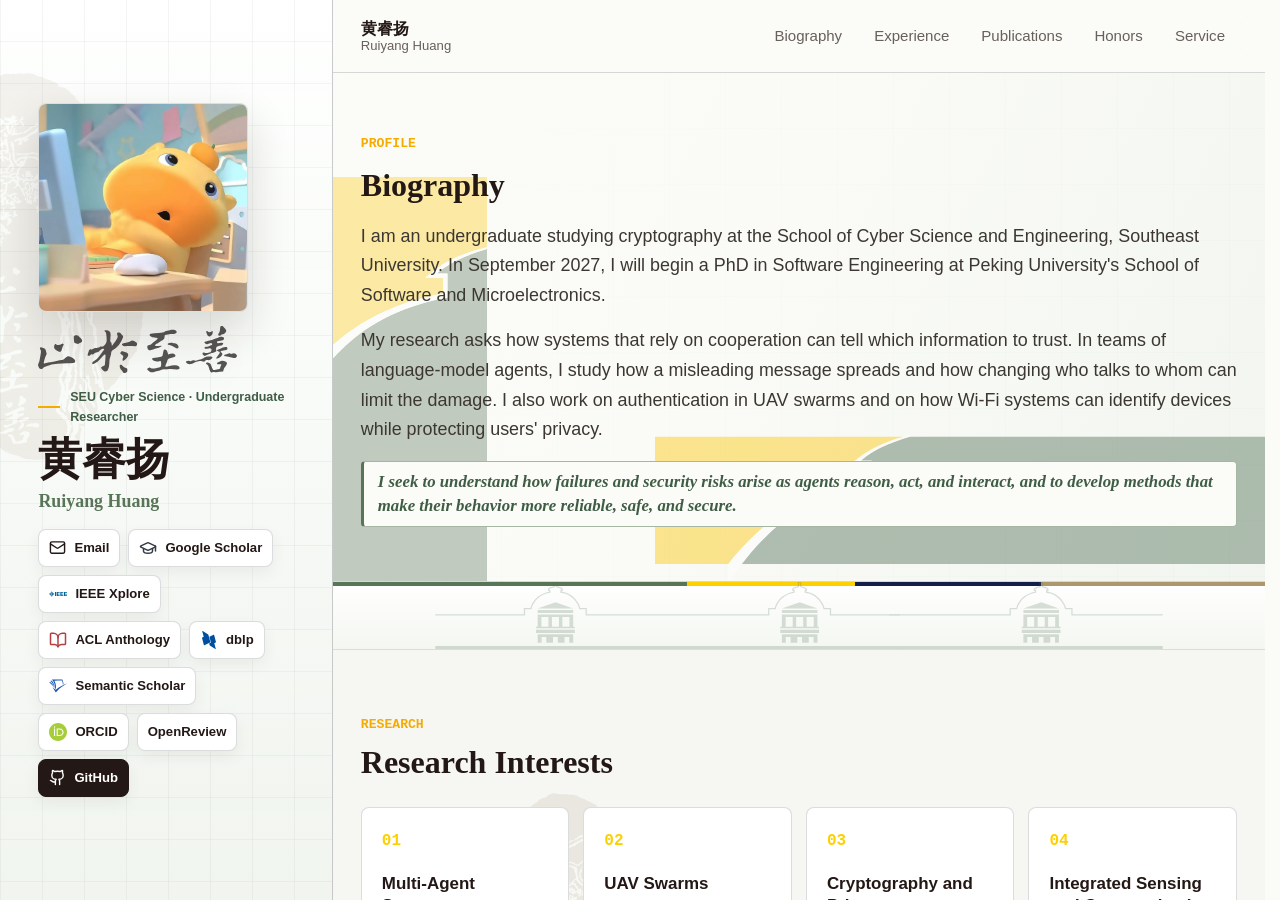
<file: index.html>
<!doctype html>
<html lang="en">
<head>
  <meta charset="utf-8">
  <meta name="viewport" content="width=device-width, initial-scale=1">
  <title>Ruiyang Huang | Personal Homepage</title>
  <meta name="description" content="Ruiyang Huang is an undergraduate researcher in Cryptography at Southeast University, working on multi-agent systems, UAV swarms, privacy, and integrated sensing and communication.">
  <link rel="stylesheet" href="assets/site.css">
</head>
<body class="home-page">
  <div class="site-layout">
    <aside class="profile-sidebar" aria-label="Personal information">
      <div class="profile-sidebar__inner">
        <div class="portrait-wrap">
          <figure class="portrait-panel">
            <img class="portrait" src="assets/噜噜.jpg" alt="Portrait of Ruiyang Huang">
          </figure>
          <img class="portrait-motto" src="assets/校训横排.svg" width="366" height="86" alt="Southeast University motto: Strive for perfection">
        </div>
        <div class="sidebar-copy">
          <div class="eyebrow">SEU Cyber Science · Undergraduate Researcher</div>
          <h1 id="hero-title">黄睿扬<span>Ruiyang Huang</span></h1>
        </div>
        <div class="hero-actions" aria-label="External profiles">
          <a class="button" href="mailto:ryhuang_572@seu.edu.cn" aria-label="Email" title="Email">
            <svg viewBox="0 0 24 24" aria-hidden="true" fill="none" stroke="currentColor" stroke-linecap="round" stroke-linejoin="round">
              <rect width="20" height="16" x="2" y="4" rx="2"></rect>
              <path d="m22 7-8.97 5.7a1.94 1.94 0 0 1-2.06 0L2 7"></path>
            </svg>
            <span>Email</span>
          </a>
          <a class="button" href="https://scholar.google.com/citations?user=Ei4812YAAAAJ" target="_blank" rel="noreferrer" title="Google Scholar">
            <img class="profile-icon" src="assets/icons/graduation-cap.svg" alt="" aria-hidden="true" width="18" height="18">
            <span>Google Scholar</span>
          </a>
          <a class="button" href="https://ieeexplore.ieee.org/author/37086130478" target="_blank" rel="noreferrer" title="IEEE Xplore author profile">
            <img class="profile-icon" src="assets/icons/ieee.svg" alt="" aria-hidden="true" width="18" height="18">
            <span>IEEE Xplore</span>
          </a>
          <a class="button" href="https://aclanthology.org/people/ruiyang-huang" target="_blank" rel="noreferrer" title="ACL Anthology">
            <img class="profile-icon" src="assets/icons/acl-anthology.svg" alt="" aria-hidden="true" width="18" height="18">
            <span>ACL Anthology</span>
          </a>
          <a class="button" href="https://dblp.org/pid/217/7013-1" target="_blank" rel="noreferrer" title="dblp">
            <img class="profile-icon" src="assets/icons/dblp.svg" alt="" aria-hidden="true" width="18" height="18">
            <span>dblp</span>
          </a>
          <a class="button" href="https://www.semanticscholar.org/author/Rui-Yang-Huang/2375001165" target="_blank" rel="noreferrer" title="Semantic Scholar">
            <img class="profile-icon" src="assets/icons/semantic-scholar.svg" alt="" aria-hidden="true" width="18" height="18">
            <span>Semantic Scholar</span>
          </a>
          <a class="button" href="https://orcid.org/0009-0007-0178-8572" target="_blank" rel="noreferrer" title="ORCID">
            <img class="profile-icon" src="assets/icons/orcid.svg" alt="" aria-hidden="true" width="18" height="18">
            <span>ORCID</span>
          </a>
          <a class="button" href="https://openreview.net/profile?id=%7ERuiyang_Huang2" target="_blank" rel="noreferrer">OpenReview</a>
          <a class="button primary" href="https://github.com/NoWall-572" target="_blank" rel="noreferrer">
            <svg viewBox="0 0 24 24" aria-hidden="true" fill="none" stroke="currentColor" stroke-linecap="round" stroke-linejoin="round">
              <path d="M15 22v-4a4.8 4.8 0 0 0-1-3.5c3 0 6-2 6-5.5.08-1.25-.27-2.48-1-3.5.28-1.15.28-2.35 0-3.5 0 0-1 0-3 1.5-2.64-.5-5.36-.5-8 0C6 2 5 2 5 2c-.3 1.15-.3 2.35 0 3.5A5.4 5.4 0 0 0 4 9c0 3.5 3 5.5 6 5.5-.39.49-.68 1.05-.85 1.65-.17.6-.22 1.23-.15 1.85v4"></path>
              <path d="M9 18c-4.51 2-5-2-7-2"></path>
            </svg>
            <span>GitHub</span>
          </a>
        </div>
      </div>
    </aside>

    <div class="content-pane">
      <header class="topbar">
        <nav class="shell nav" aria-label="Main navigation">
          <a class="brand" href="#top" aria-current="page" aria-label="Ruiyang Huang, homepage">
            <span class="brand-text">
              <strong>黄睿扬</strong>
              <span>Ruiyang Huang</span>
            </span>
          </a>
          <div class="nav-links">
            <a href="#about">Biography</a>
            <a href="experience.html">Experience</a>
            <a href="publications.html">Publications</a>
            <a href="honors.html">Honors</a>
            <a href="service.html">Service</a>
          </div>
        </nav>
      </header>

      <main id="top">
        <section class="hero" id="about" aria-labelledby="overview-title">
          <img class="campus-silhouette" src="assets/大礼堂-剪影-横向.svg" alt="" aria-hidden="true">
          <img class="campus-silhouette-vertical" src="assets/大礼堂-剪影-纵向.svg" alt="" aria-hidden="true">
          <div class="shell hero-grid">
            <div class="hero-summary">
              <div class="kicker">PROFILE</div>
              <h2 id="overview-title">Biography</h2>
              <p class="lead">
                I am an undergraduate studying cryptography at the School of Cyber Science and Engineering, Southeast University. In September 2027, I will begin a PhD in Software Engineering at Peking University's School of Software and Microelectronics.
              </p>
              <p class="lead">
                My research asks how systems that rely on cooperation can tell which information to trust. In teams of language-model agents, I study how a misleading message spreads and how changing who talks to whom can limit the damage. I also work on authentication in UAV swarms and on how Wi-Fi systems can identify devices while protecting users' privacy.
              </p>
              <p class="bio-slogan">I seek to understand how failures and security risks arise as agents reason, act, and interact, and to develop methods that make their behavior more reliable, safe, and secure.</p>
            </div>
          </div>
        </section>

    <div class="campus-band" aria-hidden="true">
      <img src="assets/大礼堂-连续.svg" alt="">
    </div>

    <section class="section alt campus-pattern pine-mark" id="research">
      <div class="shell">
        <div class="section-head">
          <div>
            <div class="kicker">RESEARCH</div>
            <h2>Research Interests</h2>
          </div>
        </div>
        <div class="interest-grid">
          <article class="interest">
            <div class="num">01</div>
            <h3>Multi-Agent Systems</h3>
            <p>Malicious information propagation, risk entropy modeling, dynamic trust anchors, and fault attribution.</p>
          </article>
          <article class="interest">
            <div class="num">02</div>
            <h3>UAV Swarms</h3>
            <p>Cooperative UAV/USV networks, reliability assessment, and importance ranking in complex networks.</p>
          </article>
          <article class="interest">
            <div class="num">03</div>
            <h3>Cryptography and Privacy</h3>
            <p>HECC authentication and key agreement, eCK adversary models, node capture, and temporary key exposure.</p>
          </article>
          <article class="interest">
            <div class="num">04</div>
            <h3>Integrated Sensing and Communication</h3>
            <p>WiFi BFM/CSI modeling, STGCN localization, and radio-frequency fingerprint identification.</p>
          </article>
        </div>
      </div>
    </section>

    <section class="section hall-vertical">
      <div class="shell">
        <div class="section-head">
          <div>
            <div class="kicker">UPDATES</div>
            <h2>Recent Highlights</h2>
          </div>
        </div>
        <div class="highlight-window" aria-label="News" tabindex="0">
          <div class="highlight-grid">
            <a class="highlight" href="honors.html#baosteel-award">
              <time datetime="2026-11">2026/11</time>
              <p>Awarded the <strong>Baosteel Outstanding Student Award</strong>.</p>
            </a>
            <a class="highlight" href="honors.html#zhishan-2026">
              <time datetime="2026-11">2026/11</time>
              <p>Awarded the <strong>Southeast University Zhishan Student Scholarship</strong> for outstanding academic achievement.</p>
            </a>
            <a class="highlight" href="service.html#review-cvpr">
              <time datetime="2026-11">2026/11</time>
              <p>Invited to review for <strong><i class="venue-name">IEEE CVPR 2027</i></strong>.</p>
            </a>
            <a class="highlight" href="service.html#review-www">
              <time datetime="2026-10">2026/10</time>
              <p>Invited to review for <strong><i class="venue-name">ACM WWW 2027</i></strong>.</p>
            </a>
            <a class="highlight" href="service.html#review-arr">
              <time datetime="2026-10">2026/10</time>
              <p>Invited to review for <strong><i class="venue-name">ACL Rolling Review (ARR), October 2026</i></strong>.</p>
            </a>
            <!-- These invitation months follow main-track submission deadlines, as requested. -->
            <a class="highlight" href="service.html#review-iclr">
              <time datetime="2026-09">2026/09</time>
              <p>Invited to review for <strong><i class="venue-name">ICLR 2027</i></strong>.</p>
            </a>
            <a class="highlight" href="service.html#review-icassp">
              <time datetime="2026-09">2026/09</time>
              <p>Invited to review for <strong><i class="venue-name">IEEE ICASSP 2027</i></strong>.</p>
            </a>
            <a class="highlight" href="https://mp.weixin.qq.com/s/7wNtTySFWWRD-j2LR1QgJQ" target="_blank" rel="noreferrer">
              <time datetime="2026-09">2026/09</time>
              <p><span class="highlight-name">AudioPG</span> featured by <strong>CAAI Member Center</strong>.</p>
            </a>
            <a class="highlight" href="https://mp.weixin.qq.com/s/vqeVAOIZlTuDly39C6RiPA" target="_blank" rel="noreferrer">
              <time datetime="2026-08">2026/08</time>
              <p><span class="highlight-name">RefineCut</span> covered by <strong>QbitAI</strong>.</p>
            </a>
            <a class="highlight" href="https://mp.weixin.qq.com/s/sXilINcNk4Cy4AQ4_LgXeA" target="_blank" rel="noreferrer">
              <time datetime="2026-08">2026/08</time>
              <p><span class="highlight-name">PRP</span> featured by <strong>Affective Computing</strong>.</p>
            </a>
            <a class="highlight" href="https://doi.org/10.18653/2026.emnlp-main.1716" target="_blank" rel="noreferrer">
              <time datetime="2026-08">2026/08</time>
              <p><span class="highlight-name">RefineCut</span> accepted to <strong><i class="venue-name">EMNLP 2026</i></strong>.</p>
            </a>
            <a class="highlight" href="https://doi.org/10.18653/2026.emnlp-main.2093" target="_blank" rel="noreferrer">
              <time datetime="2026-08">2026/08</time>
              <p><span class="highlight-name">Out of Sight, Not out of Mind</span> accepted to <strong><i class="venue-name">EMNLP 2026</i></strong> (oral).</p>
            </a>
            <a class="highlight" href="publications.html#pub-causal-abstention">
              <time datetime="2026-08">2026/08</time>
              <p><span class="highlight-name">CARL</span> accepted to <strong><i class="venue-name">EMNLP 2026</i></strong> (oral, award-nominated).</p>
            </a>
            <a class="highlight" href="https://doi.org/10.18653/2026.findings-emnlp.412" target="_blank" rel="noreferrer">
              <time datetime="2026-08">2026/08</time>
              <p><span class="highlight-name">SMRC</span> accepted to <strong><i class="venue-name">Findings of EMNLP 2026</i></strong>.</p>
            </a>
            <a class="highlight" href="service.html#review-neurips">
              <time datetime="2026-05">2026/05</time>
              <p>Invited to review for <strong><i class="venue-name">NeurIPS 2026</i></strong>.</p>
            </a>
            <a class="highlight" href="service.html#review-acm-mm">
              <time datetime="2026-04">2026/04</time>
              <p>Invited to review for <strong><i class="venue-name">ACM MM 2026</i></strong> (main and datasets tracks).</p>
            </a>
            <a class="highlight" href="https://proceedings.mlr.press/v306/wei26q.html" target="_blank" rel="noreferrer">
              <time datetime="2026-04">2026/04</time>
              <p><span class="highlight-name">EvoC2F</span> accepted to <strong><i class="venue-name">ICML 2026</i></strong>.</p>
            </a>
            <a class="highlight" href="https://doi.org/10.1145/3805622.3810789" target="_blank" rel="noreferrer">
              <time datetime="2026-04">2026/04</time>
              <p><span class="highlight-name">AudioPG</span> accepted to <strong><i class="venue-name">ICMR 2026</i></strong> (oral).</p>
            </a>
            <a class="highlight" href="publications.html#pub-toposhield">
              <time datetime="2026-04">2026/04</time>
              <p><span class="highlight-name">TopoSHIELD</span> accepted to <strong><i class="venue-name">Findings of ACL 2026</i></strong>.</p>
            </a>
            <a class="highlight" href="https://doi.org/10.1109/TVT.2026.3658329" target="_blank" rel="noreferrer">
              <time datetime="2026-01">2026/01</time>
              <p><span class="highlight-name">HECC AKA</span> published in <strong><i class="venue-name">IEEE T-VT 2026</i></strong>.</p>
            </a>
            <a class="highlight" href="https://doi.org/10.1109/ICASSP55912.2026.11463151" target="_blank" rel="noreferrer">
              <time datetime="2026-01">2026/01</time>
              <p><span class="highlight-name">STAR-RFF</span> accepted to <strong><i class="venue-name">ICASSP 2026</i></strong>.</p>
            </a>
            <a class="highlight" href="https://doi.org/10.1007/978-981-96-9921-6_39" target="_blank" rel="noreferrer">
              <time datetime="2025-07">2025/07</time>
              <p><span class="highlight-name">Spherical Vector PSO</span> published in <strong><i class="venue-name">ICIC 2025</i></strong> (oral).</p>
            </a>
          </div>
        </div>
      </div>
    </section>

      </main>

      <footer>
        <div class="shell footer-inner">
          <span>© 2026 Ruiyang Huang. Built for GitHub Pages.</span>
        </div>
      </footer>
    </div>
  </div>
  <script src="assets/site.js"></script>
</body>
</html>
</file>
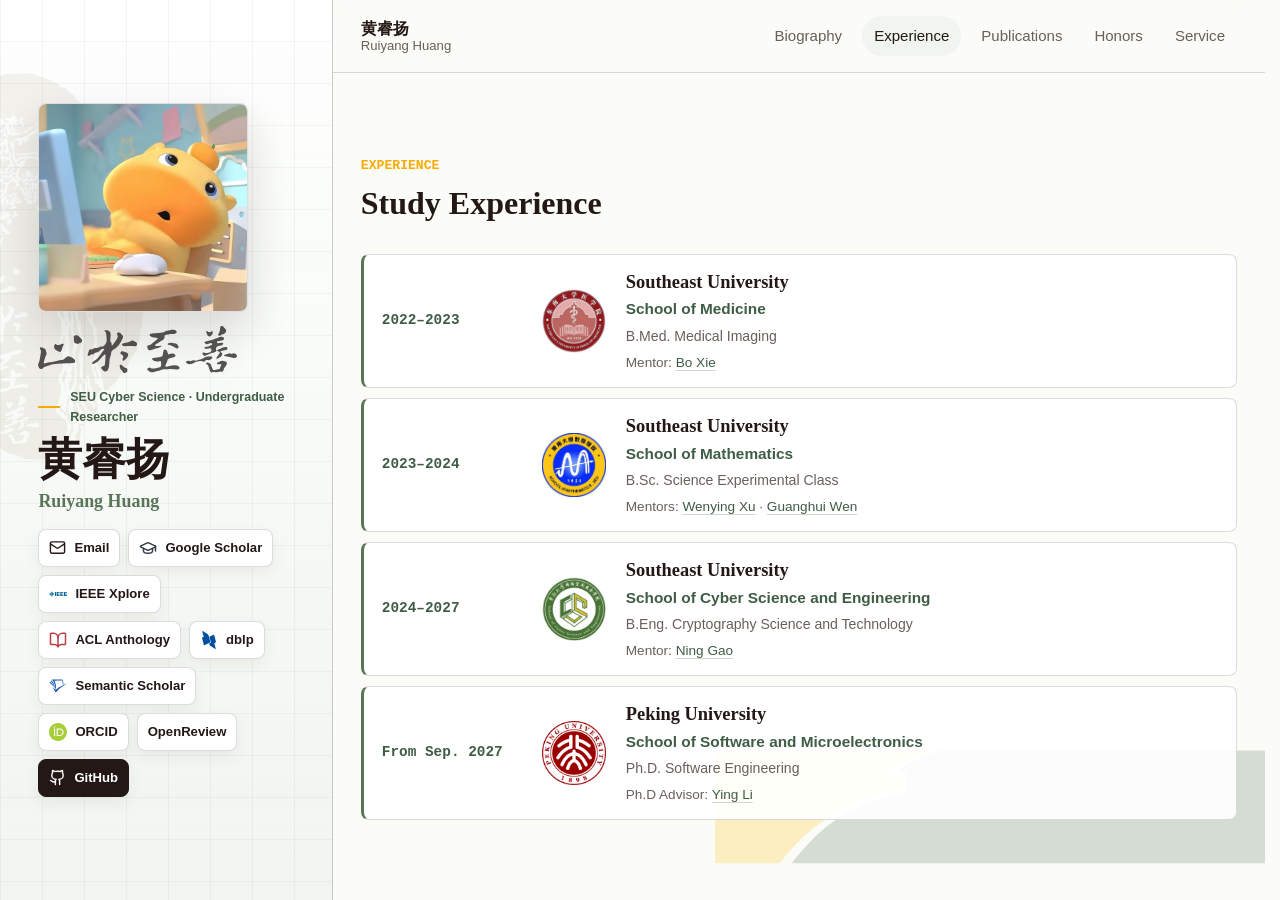
<file: experience.html>
<!doctype html>
<html lang="en">
<head>
  <meta charset="utf-8">
  <meta name="viewport" content="width=device-width, initial-scale=1">
  <title>Experience | Ruiyang Huang</title>
  <meta name="description" content="Study and research experience of Ruiyang Huang.">
  <link rel="stylesheet" href="assets/site.css">
</head>
<body class="detail-page">
  <div class="site-layout">
    <aside class="profile-sidebar" aria-label="Personal information">
      <div class="profile-sidebar__inner">
        <div class="portrait-wrap">
          <figure class="portrait-panel">
            <img class="portrait" src="assets/噜噜.jpg" alt="Portrait of Ruiyang Huang">
          </figure>
          <img class="portrait-motto" src="assets/校训横排.svg" width="366" height="86" alt="Southeast University motto: Strive for perfection">
        </div>
        <div class="sidebar-copy">
          <div class="eyebrow">SEU Cyber Science · Undergraduate Researcher</div>
          <h1 id="hero-title">黄睿扬<span>Ruiyang Huang</span></h1>
        </div>
        <div class="hero-actions" aria-label="External profiles">
          <a class="button" href="mailto:ryhuang_572@seu.edu.cn" aria-label="Email" title="Email">
            <svg viewBox="0 0 24 24" aria-hidden="true" fill="none" stroke="currentColor" stroke-linecap="round" stroke-linejoin="round">
              <rect width="20" height="16" x="2" y="4" rx="2"></rect>
              <path d="m22 7-8.97 5.7a1.94 1.94 0 0 1-2.06 0L2 7"></path>
            </svg>
            <span>Email</span>
          </a>
          <a class="button" href="https://scholar.google.com/citations?user=Ei4812YAAAAJ" target="_blank" rel="noreferrer" title="Google Scholar">
            <img class="profile-icon" src="assets/icons/graduation-cap.svg" alt="" aria-hidden="true" width="18" height="18">
            <span>Google Scholar</span>
          </a>
          <a class="button" href="https://ieeexplore.ieee.org/author/37086130478" target="_blank" rel="noreferrer" title="IEEE Xplore author profile">
            <img class="profile-icon" src="assets/icons/ieee.svg" alt="" aria-hidden="true" width="18" height="18">
            <span>IEEE Xplore</span>
          </a>
          <a class="button" href="https://aclanthology.org/people/ruiyang-huang" target="_blank" rel="noreferrer" title="ACL Anthology">
            <img class="profile-icon" src="assets/icons/acl-anthology.svg" alt="" aria-hidden="true" width="18" height="18">
            <span>ACL Anthology</span>
          </a>
          <a class="button" href="https://dblp.org/pid/217/7013-1" target="_blank" rel="noreferrer" title="dblp">
            <img class="profile-icon" src="assets/icons/dblp.svg" alt="" aria-hidden="true" width="18" height="18">
            <span>dblp</span>
          </a>
          <a class="button" href="https://www.semanticscholar.org/author/Rui-Yang-Huang/2375001165" target="_blank" rel="noreferrer" title="Semantic Scholar">
            <img class="profile-icon" src="assets/icons/semantic-scholar.svg" alt="" aria-hidden="true" width="18" height="18">
            <span>Semantic Scholar</span>
          </a>
          <a class="button" href="https://orcid.org/0009-0007-0178-8572" target="_blank" rel="noreferrer" title="ORCID">
            <img class="profile-icon" src="assets/icons/orcid.svg" alt="" aria-hidden="true" width="18" height="18">
            <span>ORCID</span>
          </a>
          <a class="button" href="https://openreview.net/profile?id=%7ERuiyang_Huang2" target="_blank" rel="noreferrer">OpenReview</a>
          <a class="button primary" href="https://github.com/NoWall-572" target="_blank" rel="noreferrer">
            <svg viewBox="0 0 24 24" aria-hidden="true" fill="none" stroke="currentColor" stroke-linecap="round" stroke-linejoin="round">
              <path d="M15 22v-4a4.8 4.8 0 0 0-1-3.5c3 0 6-2 6-5.5.08-1.25-.27-2.48-1-3.5.28-1.15.28-2.35 0-3.5 0 0-1 0-3 1.5-2.64-.5-5.36-.5-8 0C6 2 5 2 5 2c-.3 1.15-.3 2.35 0 3.5A5.4 5.4 0 0 0 4 9c0 3.5 3 5.5 6 5.5-.39.49-.68 1.05-.85 1.65-.17.6-.22 1.23-.15 1.85v4"></path>
              <path d="M9 18c-4.51 2-5-2-7-2"></path>
            </svg>
            <span>GitHub</span>
          </a>
        </div>
      </div>
    </aside>

    <div class="content-pane">
      <header class="topbar">
        <nav class="shell nav" aria-label="Main navigation">
          <a class="brand" href="index.html" aria-label="Ruiyang Huang, homepage">
            <span class="brand-text">
              <strong>黄睿扬</strong>
              <span>Ruiyang Huang</span>
            </span>
          </a>
          <div class="nav-links">
            <a href="index.html#about">Biography</a>
            <a href="experience.html" aria-current="page">Experience</a>
            <a href="publications.html">Publications</a>
            <a href="honors.html">Honors</a>
            <a href="service.html">Service</a>
          </div>
        </nav>
      </header>

      <main id="top">
        <section class="section hall-horizontal" aria-labelledby="study-title">
          <div class="shell">
            <div class="section-head">
              <div class="kicker">EXPERIENCE</div>
              <h2 id="study-title">Study Experience</h2>
            </div>
            <div class="bio-path">
              <div class="bio-path-item">
                <strong class="study-date">2022–2023</strong>
                <img class="study-logo" src="assets/医学院logo.webp" alt="Southeast University School of Medicine logo" width="64" height="64" loading="lazy" decoding="async">
                <div class="study-details">
                  <a class="study-school-link" href="https://med.seu.edu.cn/" target="_blank" rel="noreferrer" title="School of Medicine, Southeast University">
                    <strong class="study-university">Southeast University</strong>
                    <span class="study-school">School of Medicine</span>
                    <span class="study-degree">B.Med. Medical Imaging</span>
                  </a>
                  <div class="study-mentors">Mentor: <a href="https://med.seu.edu.cn/34336/list.htm" target="_blank" rel="noreferrer" title="Bo Xie, Southeast University School of Medicine">Bo Xie</a></div>
                </div>
              </div>
              <div class="bio-path-item">
                <strong class="study-date">2023–2024</strong>
                <img class="study-logo" src="assets/数学学院logo.jpg" alt="Southeast University School of Mathematics logo" width="64" height="64" loading="lazy" decoding="async">
                <div class="study-details">
                  <a class="study-school-link" href="https://math.seu.edu.cn/" target="_blank" rel="noreferrer" title="School of Mathematics, Southeast University">
                    <strong class="study-university">Southeast University</strong>
                    <span class="study-school">School of Mathematics</span>
                    <span class="study-degree">B.Sc. Science Experimental Class</span>
                  </a>
                  <div class="study-mentors">Mentors: <a href="https://math.seu.edu.cn/xwy_2304/list.htm" target="_blank" rel="noreferrer" title="Wenying Xu, Southeast University School of Mathematics">Wenying Xu</a> · <a href="https://automation.seu.edu.cn/wgh/list.htm" target="_blank" rel="noreferrer" title="Guanghui Wen, Southeast University School of Mathematics">Guanghui Wen</a></div>
                </div>
              </div>
              <div class="bio-path-item">
                <strong class="study-date">2024–2027</strong>
                <img class="study-logo" src="assets/网络空间安全学院logo.jpg" alt="Southeast University School of Cyber Science and Engineering logo" width="64" height="64" loading="lazy" decoding="async">
                <div class="study-details">
                  <a class="study-school-link" href="https://cyber.seu.edu.cn/" target="_blank" rel="noreferrer" title="School of Cyber Science and Engineering, Southeast University">
                    <strong class="study-university">Southeast University</strong>
                    <span class="study-school">School of Cyber Science and Engineering</span>
                    <span class="study-degree">B.Eng. Cryptography Science and Technology</span>
                  </a>
                  <div class="study-mentors">Mentor: <a href="https://cyber.seu.edu.cn/gn/list.htm" target="_blank" rel="noreferrer" title="Ning Gao, Southeast University School of Cyber Science and Engineering">Ning Gao</a></div>
                </div>
              </div>
              <div class="bio-path-item">
                <strong class="study-date">From Sep. 2027</strong>
                <img class="study-logo" src="assets/标志_红色.png" alt="Peking University logo" width="64" height="64" loading="lazy" decoding="async">
                <div class="study-details">
                  <a class="study-school-link" href="https://ss.pku.edu.cn/" target="_blank" rel="noreferrer" title="School of Software and Microelectronics, Peking University">
                    <strong class="study-university">Peking University</strong>
                    <span class="study-school">School of Software and Microelectronics</span>
                    <span class="study-degree">Ph.D. Software Engineering</span>
                  </a>
                  <div class="study-mentors">Ph.D Advisor: <a href="https://ss.pku.edu.cn/sztd/xssbsz/cd38cb490d9648ba863cffea67a1a941.htm" target="_blank" rel="noreferrer" title="Ying Li, Peking University School of Software and Microelectronics">Ying Li</a></div>
                </div>
              </div>
            </div>
          </div>
        </section>

        <section class="section alt campus-pattern pine-mark-right" aria-labelledby="research-experience-title">
          <div class="shell">
            <div class="section-head">
              <div>
                <div class="kicker">EXPERIENCE</div>
                <h2 id="research-experience-title">Research Experience</h2>
              </div>
            </div>
            <div class="timeline">
              <article class="timeline-item">
                <img class="research-logo" src="assets/上海交通大学交叉前沿研究所.png" alt="Institute of Interdisciplinary Frontier Research logo" width="80" height="80" loading="lazy" decoding="async">
                <div class="time">2026.07–Present</div>
                <div class="timeline-copy">
                  <h3><a class="lab-link" href="https://cs.sjtu.edu.cn/en/yjjg/820.html" target="_blank" rel="noreferrer">Institute of Interdisciplinary Frontier Research, Shanghai Jiao Tong University</a></h3>
                  <p>Privacy and security in Wi-Fi systems that integrate communication, sensing, and user identification, and their applications in human–computer interaction.</p>
                  <div class="research-mentors">Mentor: Assoc. Prof. <a href="https://www.cs.sjtu.edu.cn/jiaoshiml/zhangqian.html" target="_blank" rel="noreferrer">Qian Zhang</a></div>
                </div>
              </article>
              <article class="timeline-item">
                <img class="research-logo" src="assets/标志_红色.png" alt="Peking University logo" width="80" height="80" loading="lazy" decoding="async">
                <div class="time">2025.07–Present</div>
                <div class="timeline-copy">
                  <h3><a class="lab-link" href="https://github.com/pku-finelab" target="_blank" rel="noreferrer">FineLab, School of Software and Microelectronics, Peking University</a></h3>
                  <p>Security defense and reliability analysis for intelligent software systems.</p>
                  <div class="research-mentors">Mentors: Asst. Prof. <a href="https://wuyifan18.github.io/services/" target="_blank" rel="noreferrer">Yifan Wu</a> and Prof. <a href="https://ss.pku.edu.cn/sztd/xssbsz/cd38cb490d9648ba863cffea67a1a941.htm" target="_blank" rel="noreferrer">Ying Li</a></div>
                </div>
              </article>
              <article class="timeline-item">
                <img class="research-logo" src="assets/清华大学可信网络与系统研究所.png" alt="Institute of Trustworthy Networks and Systems logo" width="80" height="80" loading="lazy" decoding="async">
                <div class="time">2025.06–2025.09</div>
                <div class="timeline-copy">
                  <h3><a class="lab-link" href="https://tns.thss.tsinghua.edu.cn/" target="_blank" rel="noreferrer">Institute of Trustworthy Networks and Systems, School of Software, Tsinghua University</a></h3>
                  <p>Integrated sensing and communication (ISAC).</p>
                  <div class="research-mentors">Mentor: Prof. <a href="https://tns.thss.tsinghua.edu.cn/~yangzheng/" target="_blank" rel="noreferrer">Zheng Yang</a> <span class="fellow-badge">IEEE Fellow</span></div>
                </div>
              </article>
              <article class="timeline-item">
                <img class="research-logo" src="assets/紫金山实验室.jpeg" alt="Purple Mountain Laboratories logo" width="80" height="80" loading="lazy" decoding="async">
                <div class="time">2024.10–Present</div>
                <div class="timeline-copy">
                  <h3><a class="lab-link" href="https://www.pmlabs.com.cn/" target="_blank" rel="noreferrer">Purple Mountain Laboratories, Southeast University</a></h3>
                  <p>Security and reliability assessment of UAV swarm systems under multiple attacks.</p>
                  <div class="research-mentors">Mentor: Assoc. Res. Fellow <a href="https://cyber.seu.edu.cn/gn/list.htm" target="_blank" rel="noreferrer" title="Ning Gao, Associate Research Fellow">Ning Gao</a></div>
                </div>
              </article>
              <article class="timeline-item">
                <img class="research-logo" src="assets/移动通信国家重点实验室.jpg" alt="National Mobile Communications Research Laboratory logo" width="80" height="80" loading="lazy" decoding="async">
                <div class="time">2024.10–Present</div>
                <div class="timeline-copy">
                  <h3><a class="lab-link" href="https://ncrl.seu.edu.cn/" target="_blank" rel="noreferrer">National Key Laboratory of Mobile Communications, Southeast University</a></h3>
                  <p>Integrated indoor WiFi communication, sensing, localization, and identification.</p>
                  <div class="research-mentors">Mentors: Assoc. Res. Fellow <a href="https://cyber.seu.edu.cn/gn/list.htm" target="_blank" rel="noreferrer" title="Ning Gao, Associate Research Fellow">Ning Gao</a> and Prof. <a href="https://ncrl.seu.edu.cn/2017/0618/c17542a191855/page.htm" target="_blank" rel="noreferrer">Shi Jin</a> <span class="fellow-badge">IEEE Fellow</span></div>
                </div>
              </article>
              <article class="timeline-item">
                <img class="research-logo" src="assets/东大计院.jpg" alt="Southeast University School of Computer Science and Engineering logo" width="80" height="80" loading="lazy" decoding="async">
                <div class="time">2024.10–2025.09</div>
                <div class="timeline-copy">
                  <h3><a class="lab-link" href="http://jssec.seu.edu.cn/index.html" target="_blank" rel="noreferrer">Jiangsu Key Laboratory of Network and Information Security, Southeast University</a></h3>
                  <p>LLM-based discovery of unknown threats in Tor darknet traffic.</p>
                  <div class="research-mentors">Mentor: Prof. <a href="https://cse.seu.edu.cn/2019/0105/c23024a257511/page.htm" target="_blank" rel="noreferrer">Zhen Ling</a></div>
                </div>
              </article>
            </div>
          </div>
        </section>
      </main>

      <footer>
        <div class="shell footer-inner">
          <span>© 2026 Ruiyang Huang. Built for GitHub Pages.</span>
        </div>
      </footer>
    </div>
  </div>
  <script src="assets/site.js"></script>
</body>
</html>
</file>
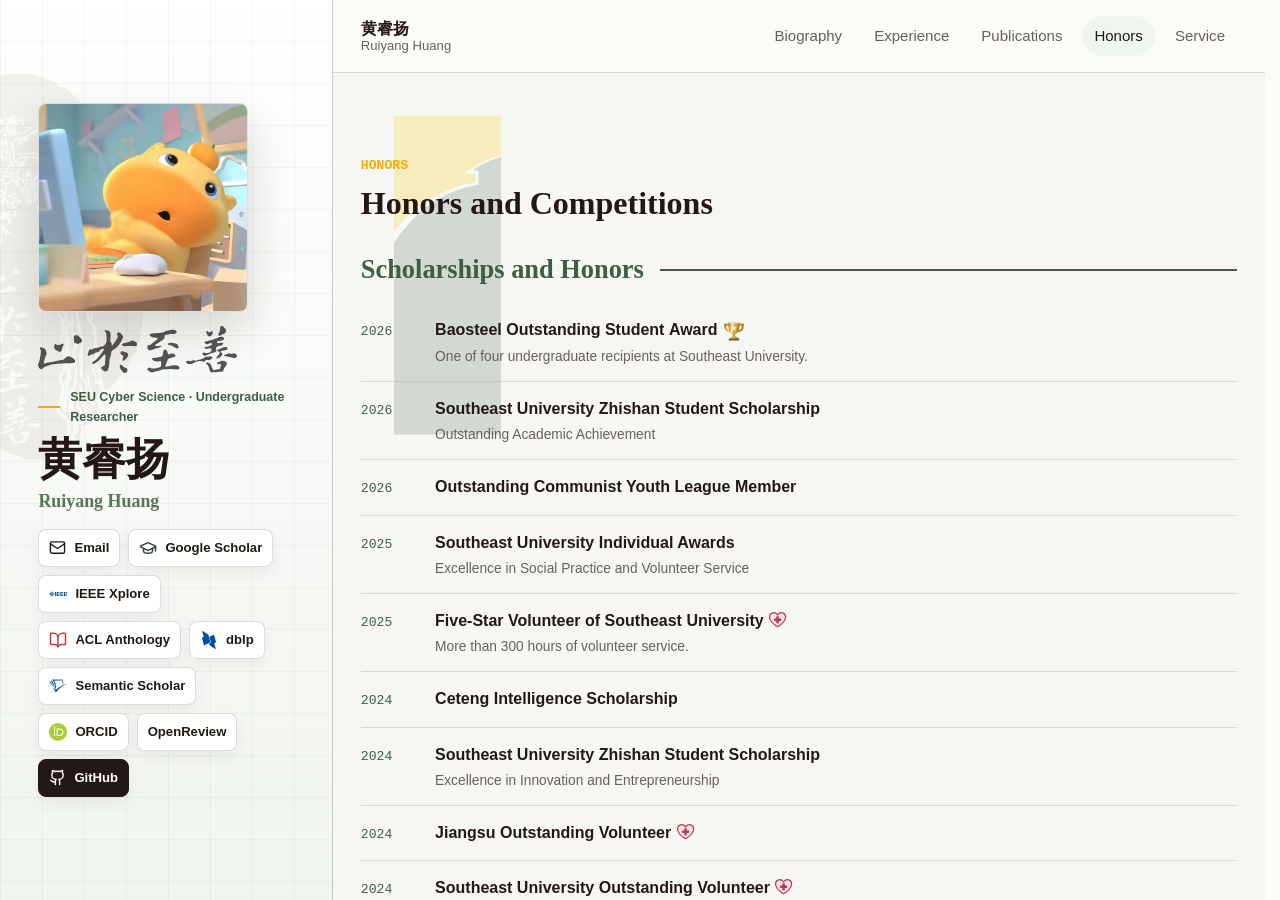
<file: honors.html>
<!doctype html>
<html lang="en">
<head>
  <meta charset="utf-8">
  <meta name="viewport" content="width=device-width, initial-scale=1">
  <title>Honors and Competitions | Ruiyang Huang</title>
  <meta name="description" content="Honors and Competitions of Ruiyang Huang.">
  <link rel="stylesheet" href="assets/site.css">
</head>
<body class="detail-page">
  <svg aria-hidden="true" focusable="false" width="0" height="0" style="position:absolute">
    <defs>
      <linearGradient id="trophy-polish" x2="100%" y2="22%">
        <stop stop-color="#000" stop-opacity=".36"/>
        <stop offset=".25" stop-color="#fff" stop-opacity=".18"/>
        <stop offset=".39" stop-color="#fff" stop-opacity=".82"/>
        <stop offset=".54" stop-color="#fff" stop-opacity=".12"/>
        <stop offset="1" stop-color="#000" stop-opacity=".32"/>
      </linearGradient>
      <path id="trophy-casting" d="M8 5h16l-1.6 8.6c-.6 3.1-2.5 5.4-5 6.1v2.8c0 1.2 1.4 1.8 3.2 2.1l1.2 1.9H10.2l1.2-1.9c1.8-.3 3.2-.9 3.2-2.1v-2.8c-2.5-.7-4.4-3-5-6.1Z"/>
      <path id="trophy-handles" d="M8.5 7.5H4c0 5.2 2.4 8.2 6.5 8.8m13-8.8H28c0 5.2-2.4 8.2-6.5 8.8"/>
    </defs>
    <symbol id="prize-trophy" viewBox="0 0 32 32">
      <g fill="none" stroke-linejoin="round" stroke-linecap="round">
        <use href="#trophy-handles" stroke="currentColor" stroke-width="2.8"/>
        <use href="#trophy-handles" stroke="url(#trophy-polish)" stroke-width="1.4"/>
      </g>
      <use href="#trophy-casting" fill="currentColor"/>
      <use href="#trophy-casting" fill="url(#trophy-polish)" stroke="#30251e" stroke-opacity=".3" stroke-width=".7"/>
      <path d="M8.4 5.4h15.2" stroke="#fff" stroke-opacity=".8" stroke-linecap="round"/>
      <path d="m16 8.5 1.1 2.4 2.6.3-1.9 1.8.5 2.6-2.3-1.3-2.3 1.3.5-2.6-1.9-1.8 2.6-.3Z" fill="#fff" fill-opacity=".78"/>
      <rect x="9" y="26" width="14" height="2.8" rx="1" fill="#534942"/>
      <path d="M11 26.5h10" stroke="currentColor" stroke-linecap="round"/>
    </symbol>
    <symbol id="volunteer-heart" viewBox="0 0 24 24">
      <path d="M12 21S2 15 2 8.6C2 3.3 8.4 1.4 12 6c3.6-4.6 10-2.7 10 2.6C22 15 12 21 12 21Z" fill="#ffe3e7" stroke="currentColor" stroke-width="1.5"/>
      <path d="M10.4 7.8h3.2v2.8h2.8v3.2h-2.8v2.8h-3.2v-2.8H7.6v-3.2h2.8Z" fill="currentColor"/>
    </symbol>
  </svg>
  <div class="site-layout">
    <aside class="profile-sidebar" aria-label="Personal information">
      <div class="profile-sidebar__inner">
        <div class="portrait-wrap">
          <figure class="portrait-panel">
            <img class="portrait" src="assets/噜噜.jpg" alt="Portrait of Ruiyang Huang">
          </figure>
          <img class="portrait-motto" src="assets/校训横排.svg" width="366" height="86" alt="Southeast University motto: Strive for perfection">
        </div>
        <div class="sidebar-copy">
          <div class="eyebrow">SEU Cyber Science · Undergraduate Researcher</div>
          <h1 id="hero-title">黄睿扬<span>Ruiyang Huang</span></h1>
        </div>
        <div class="hero-actions" aria-label="External profiles">
          <a class="button" href="mailto:ryhuang_572@seu.edu.cn" aria-label="Email" title="Email">
            <svg viewBox="0 0 24 24" aria-hidden="true" fill="none" stroke="currentColor" stroke-linecap="round" stroke-linejoin="round">
              <rect width="20" height="16" x="2" y="4" rx="2"></rect>
              <path d="m22 7-8.97 5.7a1.94 1.94 0 0 1-2.06 0L2 7"></path>
            </svg>
            <span>Email</span>
          </a>
          <a class="button" href="https://scholar.google.com/citations?user=Ei4812YAAAAJ" target="_blank" rel="noreferrer" title="Google Scholar">
            <img class="profile-icon" src="assets/icons/graduation-cap.svg" alt="" aria-hidden="true" width="18" height="18">
            <span>Google Scholar</span>
          </a>
          <a class="button" href="https://ieeexplore.ieee.org/author/37086130478" target="_blank" rel="noreferrer" title="IEEE Xplore author profile">
            <img class="profile-icon" src="assets/icons/ieee.svg" alt="" aria-hidden="true" width="18" height="18">
            <span>IEEE Xplore</span>
          </a>
          <a class="button" href="https://aclanthology.org/people/ruiyang-huang" target="_blank" rel="noreferrer" title="ACL Anthology">
            <img class="profile-icon" src="assets/icons/acl-anthology.svg" alt="" aria-hidden="true" width="18" height="18">
            <span>ACL Anthology</span>
          </a>
          <a class="button" href="https://dblp.org/pid/217/7013-1" target="_blank" rel="noreferrer" title="dblp">
            <img class="profile-icon" src="assets/icons/dblp.svg" alt="" aria-hidden="true" width="18" height="18">
            <span>dblp</span>
          </a>
          <a class="button" href="https://www.semanticscholar.org/author/Rui-Yang-Huang/2375001165" target="_blank" rel="noreferrer" title="Semantic Scholar">
            <img class="profile-icon" src="assets/icons/semantic-scholar.svg" alt="" aria-hidden="true" width="18" height="18">
            <span>Semantic Scholar</span>
          </a>
          <a class="button" href="https://orcid.org/0009-0007-0178-8572" target="_blank" rel="noreferrer" title="ORCID">
            <img class="profile-icon" src="assets/icons/orcid.svg" alt="" aria-hidden="true" width="18" height="18">
            <span>ORCID</span>
          </a>
          <a class="button" href="https://openreview.net/profile?id=%7ERuiyang_Huang2" target="_blank" rel="noreferrer">OpenReview</a>
          <a class="button primary" href="https://github.com/NoWall-572" target="_blank" rel="noreferrer">
            <svg viewBox="0 0 24 24" aria-hidden="true" fill="none" stroke="currentColor" stroke-linecap="round" stroke-linejoin="round">
              <path d="M15 22v-4a4.8 4.8 0 0 0-1-3.5c3 0 6-2 6-5.5.08-1.25-.27-2.48-1-3.5.28-1.15.28-2.35 0-3.5 0 0-1 0-3 1.5-2.64-.5-5.36-.5-8 0C6 2 5 2 5 2c-.3 1.15-.3 2.35 0 3.5A5.4 5.4 0 0 0 4 9c0 3.5 3 5.5 6 5.5-.39.49-.68 1.05-.85 1.65-.17.6-.22 1.23-.15 1.85v4"></path>
              <path d="M9 18c-4.51 2-5-2-7-2"></path>
            </svg>
            <span>GitHub</span>
          </a>
        </div>
      </div>
    </aside>

    <div class="content-pane">
      <header class="topbar">
        <nav class="shell nav" aria-label="Main navigation">
          <a class="brand" href="index.html" aria-label="Ruiyang Huang, homepage">
            <span class="brand-text">
              <strong>黄睿扬</strong>
              <span>Ruiyang Huang</span>
            </span>
          </a>
          <div class="nav-links">
            <a href="index.html#about">Biography</a>
            <a href="experience.html">Experience</a>
            <a href="publications.html">Publications</a>
            <a href="honors.html" aria-current="page">Honors</a>
            <a href="service.html">Service</a>
          </div>
        </nav>
      </header>

      <main id="top">
    <section class="section alt campus-pattern hall-vertical" id="honors">
      <div class="shell">
        <div class="section-head">
          <div>
            <div class="kicker">HONORS</div>
            <h2>Honors and Competitions</h2>
          </div>
        </div>
        <section class="honors-group" aria-labelledby="scholarships-and-honors">
          <h3 id="scholarships-and-honors" class="honors-heading">Scholarships and Honors</h3>
          <ul class="chronology">
            <li id="baosteel-award">
              <span class="entry-date"><time datetime="2026">2026</time></span>
              <div>
                <strong>Baosteel Outstanding Student <span class="competition-prize gold">Award <svg aria-hidden="true"><use href="#prize-trophy"/></svg></span></strong>
                <small class="honor-detail">One of four undergraduate recipients at Southeast University.</small>
              </div>
            </li>
            <li id="zhishan-2026">
              <span class="entry-date"><time datetime="2026">2026</time></span>
              <div>
                <strong>Southeast University Zhishan Student Scholarship</strong>
                <small class="honor-detail">Outstanding Academic Achievement</small>
              </div>
            </li>
            <li>
              <span class="entry-date"><time datetime="2026">2026</time></span>
              <div>
                <strong>Outstanding Communist Youth League Member</strong>
              </div>
            </li>
            <li>
              <span class="entry-date"><time datetime="2025">2025</time></span>
              <div>
                <strong>Southeast University Individual Awards</strong>
                <small class="honor-detail">Excellence in Social Practice and Volunteer Service</small>
              </div>
            </li>
            <li>
              <span class="entry-date"><time datetime="2025">2025</time></span>
              <div>
                <strong>Five-Star Volunteer of Southeast University&nbsp;<svg class="volunteer-icon" aria-hidden="true"><use href="#volunteer-heart"/></svg></strong>
                <small class="honor-detail">More than 300 hours of volunteer service.</small>
              </div>
            </li>
            <li>
              <span class="entry-date"><time datetime="2024">2024</time></span>
              <div>
                <strong>Ceteng Intelligence Scholarship</strong>
              </div>
            </li>
            <li>
              <span class="entry-date"><time datetime="2024">2024</time></span>
              <div>
                <strong>Southeast University Zhishan Student Scholarship</strong>
                <small class="honor-detail">Excellence in Innovation and Entrepreneurship</small>
              </div>
            </li>
            <li>
              <span class="entry-date"><time datetime="2024">2024</time></span>
              <div>
                <strong>Jiangsu Outstanding Volunteer&nbsp;<svg class="volunteer-icon" aria-hidden="true"><use href="#volunteer-heart"/></svg></strong>
              </div>
            </li>
            <li>
              <span class="entry-date"><time datetime="2024">2024</time></span>
              <div>
                <strong>Southeast University Outstanding Volunteer&nbsp;<svg class="volunteer-icon" aria-hidden="true"><use href="#volunteer-heart"/></svg></strong>
              </div>
            </li>
            <li>
              <span class="entry-date"><time datetime="2023">2023</time></span>
              <div>
                <strong>Southeast University Individual Awards</strong>
                <small class="honor-detail">Excellence in Innovation and Entrepreneurship Practice</small>
              </div>
            </li>
            <li>
              <span class="entry-date"><time datetime="2023">2023</time></span>
              <div>
                <strong>Jiangsu Outstanding Volunteer&nbsp;<svg class="volunteer-icon" aria-hidden="true"><use href="#volunteer-heart"/></svg></strong>
              </div>
            </li>
          </ul>
        </section>
        <section class="honors-group" aria-labelledby="innovation-competitions">
          <h3 id="innovation-competitions" class="honors-heading">Innovation Competitions</h3>
          <ul class="chronology">
            <li>
              <span class="entry-date"><time datetime="2025">2025</time></span>
              <strong>National College Students Information Security Competition · <span class="competition-prize silver">Second Prize <svg aria-hidden="true"><use href="#prize-trophy"/></svg></span></strong>
            </li>
            <li>
              <span class="entry-date"><time datetime="2025">2025</time></span>
              <strong>Jiangsu College Students Innovation Competition · <span class="competition-prize silver">Second Prize <svg aria-hidden="true"><use href="#prize-trophy"/></svg></span></strong>
            </li>
            <li>
              <span class="entry-date"><time datetime="2024">2024</time></span>
              <strong>Jiangsu College Students Innovation Competition · <span class="competition-prize silver">Second Prize <svg aria-hidden="true"><use href="#prize-trophy"/></svg></span></strong>
            </li>
            <li>
              <span class="entry-date"><time datetime="2024">2024</time></span>
              <strong>China International College Students Innovation Competition · <span class="competition-prize bronze">Bronze Award <svg aria-hidden="true"><use href="#prize-trophy"/></svg></span></strong>
            </li>
            <li>
              <span class="entry-date"><time datetime="2023">2023</time></span>
              <strong>National College Students Life Science Competition · <span class="competition-prize bronze">Bronze Award <svg aria-hidden="true"><use href="#prize-trophy"/></svg></span></strong>
            </li>
          </ul>
        </section>
      </div>
    </section>
      </main>

      <footer>
        <div class="shell footer-inner">
          <span>© 2026 Ruiyang Huang. Built for GitHub Pages.</span>
        </div>
      </footer>
    </div>
  </div>
  <script src="assets/site.js"></script>
</body>
</html>
</file>
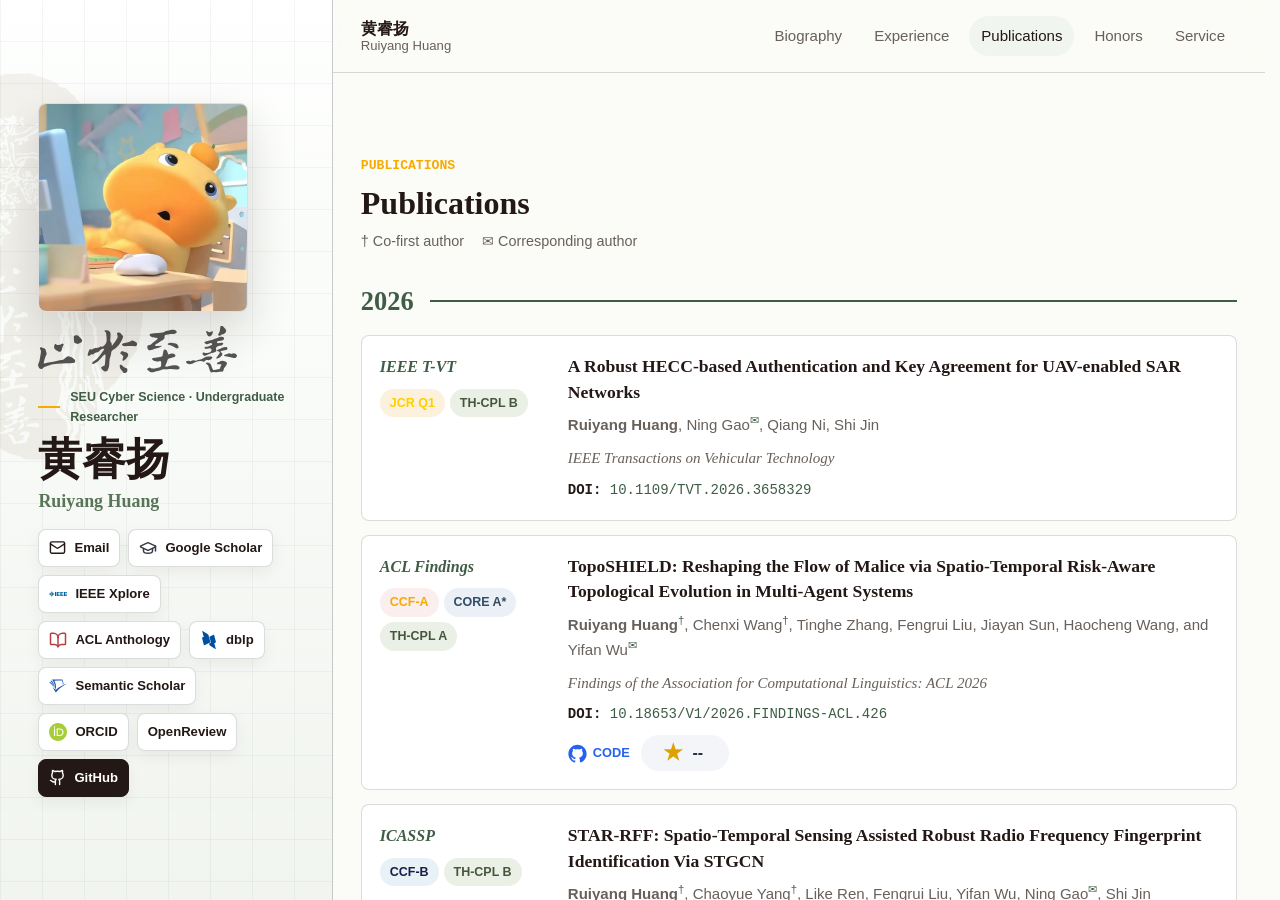
<file: publications.html>
<!doctype html>
<html lang="en">
<head>
  <meta charset="utf-8">
  <meta name="viewport" content="width=device-width, initial-scale=1">
  <title>Publications | Ruiyang Huang</title>
  <meta name="description" content="Publications of Ruiyang Huang.">
  <link rel="stylesheet" href="assets/site.css">
</head>
<body class="detail-page">
  <svg class="sr-only" aria-hidden="true" focusable="false" width="0" height="0" style="position:absolute">
    <defs>
      <linearGradient id="bronze-medal-fill" x1="0" y1="0" x2="1" y2="1">
        <stop offset="0" stop-color="#ffe0ac"></stop>
        <stop offset="0.4" stop-color="#d68147"></stop>
        <stop offset="0.72" stop-color="#a9562b"></stop>
        <stop offset="1" stop-color="#f2bd80"></stop>
      </linearGradient>
      <linearGradient id="gold-medal-fill" x1="0" y1="0" x2="1" y2="1">
        <stop offset="0" stop-color="#fff5ac"></stop>
        <stop offset="0.42" stop-color="#f7cb3c"></stop>
        <stop offset="0.72" stop-color="#e39a0c"></stop>
        <stop offset="1" stop-color="#ffe985"></stop>
      </linearGradient>
    </defs>
    <symbol id="bronze-medal-icon" viewBox="0 0 28 28">
      <path d="M5 1h6l3 12-4 2L6 4z" fill="#526c9a"></path>
      <path d="M17 1h6l-5 14-4-2z" fill="#86a4c6"></path>
      <circle cx="14" cy="19" r="8.5" fill="#8e4826"></circle>
      <circle cx="14" cy="19" r="7" fill="url(#bronze-medal-fill)" stroke="#f8d3a2" stroke-width="1"></circle>
      <path d="m14 13.8 1.55 3.1 3.45.5-2.5 2.4.6 3.4-3.1-1.6-3.1 1.6.6-3.4-2.5-2.4 3.45-.5z" fill="#fff1d2"></path>
      <path d="M8.6 17.3a6 6 0 0 1 5.2-4.1" fill="none" stroke="#fff8e9" stroke-width="1.2" stroke-linecap="round" opacity=".9"></path>
      <path d="M23 7v3m-1.5-1.5h3" fill="none" stroke="#da9a5f" stroke-width="1.3" stroke-linecap="round"></path>
    </symbol>
    <symbol id="gold-medal-icon" viewBox="0 0 28 28">
      <path d="M5 1h6l3 12-4 2L6 4z" fill="#4e6796"></path>
      <path d="M17 1h6l-5 14-4-2z" fill="#9cb7d5"></path>
      <circle cx="14" cy="19" r="8.5" fill="#b77a10"></circle>
      <circle cx="14" cy="19" r="7" fill="url(#gold-medal-fill)" stroke="#fff1a1" stroke-width="1"></circle>
      <path d="m14 13.8 1.55 3.1 3.45.5-2.5 2.4.6 3.4-3.1-1.6-3.1 1.6.6-3.4-2.5-2.4 3.45-.5z" fill="#fffce5"></path>
      <path d="M8.6 17.3a6 6 0 0 1 5.2-4.1" fill="none" stroke="#fff" stroke-width="1.3" stroke-linecap="round"></path>
      <path d="M23 7v3m-1.5-1.5h3" fill="none" stroke="#f4c126" stroke-width="1.4" stroke-linecap="round"></path>
    </symbol>
    <symbol id="news-icon" viewBox="0 0 24 24">
      <path d="M4 3h14a2 2 0 0 1 2 2v13h1V8h2v10a4 4 0 0 1-4 4H5a4 4 0 0 1-4-4V6a3 3 0 0 1 3-3Z"></path>
      <path d="M5 7h10v2H5zm0 4h5v5H5zm7 0h4v2h-4zm0 3h4v2h-4zM5 18h11v1H5z" fill="#fff"></path>
    </symbol>
  </svg>
  <div class="site-layout">
    <aside class="profile-sidebar" aria-label="Personal information">
      <div class="profile-sidebar__inner">
        <div class="portrait-wrap">
          <figure class="portrait-panel">
            <img class="portrait" src="assets/噜噜.jpg" alt="Portrait of Ruiyang Huang">
          </figure>
          <img class="portrait-motto" src="assets/校训横排.svg" width="366" height="86" alt="Southeast University motto: Strive for perfection">
        </div>
        <div class="sidebar-copy">
          <div class="eyebrow">SEU Cyber Science · Undergraduate Researcher</div>
          <h1 id="hero-title">黄睿扬<span>Ruiyang Huang</span></h1>
        </div>
        <div class="hero-actions" aria-label="External profiles">
          <a class="button" href="mailto:ryhuang_572@seu.edu.cn" aria-label="Email" title="Email">
            <svg viewBox="0 0 24 24" aria-hidden="true" fill="none" stroke="currentColor" stroke-linecap="round" stroke-linejoin="round">
              <rect width="20" height="16" x="2" y="4" rx="2"></rect>
              <path d="m22 7-8.97 5.7a1.94 1.94 0 0 1-2.06 0L2 7"></path>
            </svg>
            <span>Email</span>
          </a>
          <a class="button" href="https://scholar.google.com/citations?user=Ei4812YAAAAJ" target="_blank" rel="noreferrer" title="Google Scholar">
            <img class="profile-icon" src="assets/icons/graduation-cap.svg" alt="" aria-hidden="true" width="18" height="18">
            <span>Google Scholar</span>
          </a>
          <a class="button" href="https://ieeexplore.ieee.org/author/37086130478" target="_blank" rel="noreferrer" title="IEEE Xplore author profile">
            <img class="profile-icon" src="assets/icons/ieee.svg" alt="" aria-hidden="true" width="18" height="18">
            <span>IEEE Xplore</span>
          </a>
          <a class="button" href="https://aclanthology.org/people/ruiyang-huang" target="_blank" rel="noreferrer" title="ACL Anthology">
            <img class="profile-icon" src="assets/icons/acl-anthology.svg" alt="" aria-hidden="true" width="18" height="18">
            <span>ACL Anthology</span>
          </a>
          <a class="button" href="https://dblp.org/pid/217/7013-1" target="_blank" rel="noreferrer" title="dblp">
            <img class="profile-icon" src="assets/icons/dblp.svg" alt="" aria-hidden="true" width="18" height="18">
            <span>dblp</span>
          </a>
          <a class="button" href="https://www.semanticscholar.org/author/Rui-Yang-Huang/2375001165" target="_blank" rel="noreferrer" title="Semantic Scholar">
            <img class="profile-icon" src="assets/icons/semantic-scholar.svg" alt="" aria-hidden="true" width="18" height="18">
            <span>Semantic Scholar</span>
          </a>
          <a class="button" href="https://orcid.org/0009-0007-0178-8572" target="_blank" rel="noreferrer" title="ORCID">
            <img class="profile-icon" src="assets/icons/orcid.svg" alt="" aria-hidden="true" width="18" height="18">
            <span>ORCID</span>
          </a>
          <a class="button" href="https://openreview.net/profile?id=%7ERuiyang_Huang2" target="_blank" rel="noreferrer">OpenReview</a>
          <a class="button primary" href="https://github.com/NoWall-572" target="_blank" rel="noreferrer">
            <svg viewBox="0 0 24 24" aria-hidden="true" fill="none" stroke="currentColor" stroke-linecap="round" stroke-linejoin="round">
              <path d="M15 22v-4a4.8 4.8 0 0 0-1-3.5c3 0 6-2 6-5.5.08-1.25-.27-2.48-1-3.5.28-1.15.28-2.35 0-3.5 0 0-1 0-3 1.5-2.64-.5-5.36-.5-8 0C6 2 5 2 5 2c-.3 1.15-.3 2.35 0 3.5A5.4 5.4 0 0 0 4 9c0 3.5 3 5.5 6 5.5-.39.49-.68 1.05-.85 1.65-.17.6-.22 1.23-.15 1.85v4"></path>
              <path d="M9 18c-4.51 2-5-2-7-2"></path>
            </svg>
            <span>GitHub</span>
          </a>
        </div>
      </div>
    </aside>

    <div class="content-pane">
      <header class="topbar">
        <nav class="shell nav" aria-label="Main navigation">
          <a class="brand" href="index.html" aria-label="Ruiyang Huang, homepage">
            <span class="brand-text">
              <strong>黄睿扬</strong>
              <span>Ruiyang Huang</span>
            </span>
          </a>
          <div class="nav-links">
            <a href="index.html#about">Biography</a>
            <a href="experience.html">Experience</a>
            <a href="publications.html" aria-current="page">Publications</a>
            <a href="honors.html">Honors</a>
            <a href="service.html">Service</a>
          </div>
        </nav>
      </header>

      <main id="top">
    <section class="section hall-horizontal" id="publications">
      <div class="shell">
        <div class="section-head">
          <div>
            <div class="kicker">PUBLICATIONS</div>
            <h2>Publications</h2>
            <p class="author-key"><span>† Co-first author</span> <span>✉ Corresponding author</span></p>
          </div>
        </div>
        <section class="publication-year-group" aria-labelledby="publications-2026">
          <h3 class="publication-year" id="publications-2026">2026</h3>
          <div class="publication-list">
            <article class="publication publication-with-links" id="pub-tvt" aria-labelledby="pub-tvt-title">
              <div class="publication-meta">
                <span class="venue">IEEE T-VT</span>
                <div class="publication-ranks">
                  <span class="rank sci">JCR Q1</span>
                  <span class="rank thcpl" title="Tsinghua TH-CPL 2019">TH-CPL B</span>
                </div>
              </div>
              <div>
                <h4 id="pub-tvt-title"><a class="publication-link" href="https://doi.org/10.1109/TVT.2026.3658329" target="_blank" rel="noreferrer">A Robust HECC-based Authentication and Key Agreement for UAV-enabled SAR Networks</a></h4>
                <p class="authors"><strong>Ruiyang Huang</strong>, Ning Gao<sup title="Corresponding author" aria-label="Corresponding author">✉</sup>, Qiang Ni, Shi Jin</p>
                <p><i class="venue-name">IEEE Transactions on Vehicular Technology</i></p>
                <p class="doi"><b>DOI:</b> 10.1109/TVT.2026.3658329</p>
              </div>
            </article>
            <article class="publication publication-with-links" id="pub-toposhield" aria-labelledby="pub-toposhield-title">
              <div class="publication-meta">
                <span class="venue">ACL Findings</span>
                <div class="publication-ranks">
                  <span class="rank ccf-a" title="Parent conference: ACL (CCF)">CCF-A</span>
                  <span class="rank core" title="Parent conference: ACL (ICORE 2026)">CORE A*</span>
                  <span class="rank thcpl" title="Parent conference: ACL (TH-CPL 2019)">TH-CPL A</span>
                </div>
              </div>
              <div>
                <h4 id="pub-toposhield-title"><a class="publication-link" href="https://doi.org/10.18653/v1/2026.findings-acl.426" target="_blank" rel="noreferrer">TopoSHIELD: Reshaping the Flow of Malice via Spatio-Temporal Risk-Aware Topological Evolution in Multi-Agent Systems</a></h4>
                <p class="authors"><strong>Ruiyang Huang</strong><sup title="Co-first author" aria-label="Co-first author">†</sup>, Chenxi Wang<sup title="Co-first author" aria-label="Co-first author">†</sup>, Tinghe Zhang, Fengrui Liu, Jiayan Sun, Haocheng Wang, and Yifan Wu<sup title="Corresponding author" aria-label="Corresponding author">✉</sup></p>
                <p><i class="venue-name">Findings of the Association for Computational Linguistics: ACL 2026</i></p>
                <p class="doi"><b>DOI:</b> 10.18653/V1/2026.FINDINGS-ACL.426</p>
                <div class="publication-actions">
                  <a class="publication-code" href="https://github.com/NoWall-572/TopoSHIELD" target="_blank" rel="noreferrer" aria-label="Code repository for TopoSHIELD" title="GitHub: NoWall-572/TopoSHIELD">
                    <img src="assets/icons/github.svg" alt="" aria-hidden="true" width="19" height="19">
                    <span>CODE</span><span class="publication-stars" data-repo="NoWall-572/TopoSHIELD" title="GitHub stars"><span class="star-glyph" aria-hidden="true">★</span><span class="star-count" aria-hidden="true">--</span></span>
                  </a>
                </div>
              </div>
            </article>
            <article class="publication publication-with-links" id="pub-star-rff" aria-labelledby="pub-star-rff-title">
              <div class="publication-meta">
                <span class="venue">ICASSP</span>
                <div class="publication-ranks">
                  <span class="rank ccf-b">CCF-B</span>
                  <span class="rank thcpl" title="Tsinghua TH-CPL 2019">TH-CPL B</span>
                </div>
              </div>
              <div>
                <h4 id="pub-star-rff-title"><a class="publication-link" href="https://doi.org/10.1109/ICASSP55912.2026.11463151" target="_blank" rel="noreferrer">STAR-RFF: Spatio-Temporal Sensing Assisted Robust Radio Frequency Fingerprint Identification Via STGCN</a></h4>
                <p class="authors"><strong>Ruiyang Huang</strong><sup title="Co-first author" aria-label="Co-first author">†</sup>, Chaoyue Yang<sup title="Co-first author" aria-label="Co-first author">†</sup>, Like Ren, Fengrui Liu, Yifan Wu, Ning Gao<sup title="Corresponding author" aria-label="Corresponding author">✉</sup>, Shi Jin</p>
                <p><i class="venue-name">IEEE International Conference on Acoustics, Speech, and Signal Processing</i></p>
                <p class="doi"><b>DOI:</b> 10.1109/ICASSP55912.2026.11463151</p>
                <div class="publication-actions">
                  <a class="publication-code" href="https://github.com/NoWall-572/BFI-Acquisition-Tutorial" target="_blank" rel="noreferrer" aria-label="Tutorial for STAR-RFF" title="GitHub: NoWall-572/BFI-Acquisition-Tutorial">
                    <img src="assets/icons/github.svg" alt="" aria-hidden="true" width="19" height="19">
                    <span>TUTORIAL</span><span class="publication-stars" data-repo="NoWall-572/BFI-Acquisition-Tutorial" title="GitHub stars"><span class="star-glyph" aria-hidden="true">★</span><span class="star-count" aria-hidden="true">--</span></span>
                  </a>
                </div>
              </div>
            </article>
            <a class="publication" id="pub-evoc2f" href="https://proceedings.mlr.press/v306/wei26q.html" target="_blank" rel="noreferrer">
              <div class="publication-meta">
                <span class="venue">ICML</span>
                <div class="publication-ranks">
                  <span class="rank ccf-a">CCF-A</span>
                  <span class="rank core" title="ICORE Conference Rankings 2026">CORE A*</span>
                  <span class="rank thcpl" title="Tsinghua TH-CPL 2019">TH-CPL A</span>
                </div>
              </div>
              <div>
                <h4>EvoC2F: Compiling Tool Orchestration for Efficient and Evolvable LLM Agents</h4>
                <p class="authors">Lei Wei<sup title="Co-first author" aria-label="Co-first author">†</sup>, Qi Liu<sup title="Co-first author" aria-label="Co-first author">†</sup>, <strong>Ruiyang Huang</strong><sup title="Co-first author" aria-label="Co-first author">†</sup>, Xiao Peng, Sicong Xie, Lanbo Lin, Chenhao Jiang, Yuanwu Xu, Tianyuan Yang, Jiayao Liu, Li Cai, Zhaolu Kang, Bin Wang<sup title="Corresponding author" aria-label="Corresponding author">✉</sup></p>
                <p><i class="venue-name">Proceedings of the 43rd International Conference on Machine Learning</i></p>
                <p class="doi"><b>PMLR:</b> 306:133855–133884, 2026</p>
              </div>
            </a>
            <a class="publication" id="pub-out-of-sight" href="https://doi.org/10.18653/2026.emnlp-main.2093" target="_blank" rel="noreferrer">
              <div class="publication-meta">
                <span class="venue">EMNLP</span>
                <div class="publication-ranks">
                  <span class="rank ccf-b">CCF-B</span>
                  <span class="rank core" title="ICORE Conference Rankings 2026">CORE A*</span>
                  <span class="rank thcpl" title="Tsinghua TH-CPL 2019">TH-CPL A</span>
                </div>
                <div class="paper-badges"><span class="paper-badge oral"><svg class="medal-icon" aria-hidden="true"><use href="#bronze-medal-icon"></use></svg>Oral</span></div>
              </div>
              <div>
                <h4>Out of Sight, Not Out of Mind: Unveiling Latent Attack in Latent-based Multi-Agent Systems</h4>
                <p class="authors">Chenxi Wang<sup title="Co-first author" aria-label="Co-first author">†</sup>, <strong>Ruiyang Huang</strong><sup title="Co-first author" aria-label="Co-first author">†</sup>, Jiayan Sun<sup title="Co-first author" aria-label="Co-first author">†</sup>, Lei Wei<sup title="Co-first author" aria-label="Co-first author">†</sup>, Yifan Wu<sup title="Corresponding author" aria-label="Corresponding author">✉</sup></p>
                <p><i class="venue-name">Proceedings of the 2026 Conference on Empirical Methods in Natural Language Processing</i></p>
                <p class="doi"><b>DOI:</b> 10.18653/2026.emnlp-main.2093</p>
              </div>
            </a>
            <a class="publication" id="pub-causal-abstention" href="https://doi.org/10.18653/2026.emnlp-main.2214" target="_blank" rel="noreferrer" aria-labelledby="causal-abstention-title">
              <div class="publication-meta">
                <span class="venue">EMNLP</span>
                <div class="publication-ranks">
                  <span class="rank ccf-b">CCF-B</span>
                  <span class="rank core" title="ICORE Conference Rankings 2026">CORE A*</span>
                  <span class="rank thcpl" title="Tsinghua TH-CPL 2019">TH-CPL A</span>
                </div>
                <div class="paper-badges">
                  <span class="paper-badge oral"><svg class="medal-icon" aria-hidden="true"><use href="#bronze-medal-icon"></use></svg>Oral</span>
                  <span class="paper-badge award"><svg class="medal-icon" aria-hidden="true"><use href="#gold-medal-icon"></use></svg>Award Nomination</span>
                </div>
              </div>
              <div>
                <h4 id="causal-abstention-title">Causal Abstention for Cost-Aware Language-Agent Collaboration</h4>
                <p class="authors">Lei Wei<sup title="Co-first author" aria-label="Co-first author">†</sup>, <strong>Ruiyang Huang</strong><sup title="Co-first author" aria-label="Co-first author">†</sup>, Zhaolu Kang<sup title="Co-first author" aria-label="Co-first author">†</sup>, Qi Liu<sup title="Co-first author" aria-label="Co-first author">†</sup>, Xiao Peng, Haoran Liu, Zonghao Ying, Haoyu Wang, Ye Shen, Xu Dong, Hongyu Li, Kesu Wang, Yukun Lian, Sicong Xie<sup title="Corresponding author" aria-label="Corresponding author">✉</sup></p>
                <p><i class="venue-name">Proceedings of the 2026 Conference on Empirical Methods in Natural Language Processing</i></p>
                <p class="doi"><b>DOI:</b> 10.18653/2026.emnlp-main.2214</p>
              </div>
            </a>
            <article class="publication publication-with-links" id="pub-plans-you-can-check" aria-labelledby="pub-plans-you-can-check-title">
              <div class="publication-meta">
                <span class="venue">EMNLP</span>
                <div class="publication-ranks">
                  <span class="rank ccf-b">CCF-B</span>
                  <span class="rank core" title="ICORE Conference Rankings 2026">CORE A*</span>
                  <span class="rank thcpl" title="Tsinghua TH-CPL 2019">TH-CPL A</span>
                </div>
              </div>
              <div>
                <h4 id="pub-plans-you-can-check-title"><a class="publication-link" href="https://doi.org/10.18653/2026.emnlp-main.1716" target="_blank" rel="noreferrer">Plans You Can Check: Verifier-Grounded Learning of an Open-Weight Planner for Executable Video-Editing</a></h4>
                <p class="authors">Haoyu Wang<sup title="Co-first author" aria-label="Co-first author">†</sup>, Cheng Feng<sup title="Co-first author" aria-label="Co-first author">†</sup>, Liuyang Bian<sup title="Co-first author" aria-label="Co-first author">†</sup>, <strong>Ruiyang Huang</strong><sup title="Co-first author" aria-label="Co-first author">†</sup>, Lei Wei, Yafei Wen, Xiaoxin Chen, Xiaoying Tang<sup title="Corresponding author" aria-label="Corresponding author">✉</sup></p>
                <p><i class="venue-name">Proceedings of the 2026 Conference on Empirical Methods in Natural Language Processing</i></p>
                <p class="doi"><b>DOI:</b> 10.18653/2026.emnlp-main.1716</p>
                <div class="publication-actions">
                  <a class="publication-press" href="https://mp.weixin.qq.com/s/vqeVAOIZlTuDly39C6RiPA" target="_blank" rel="noreferrer" title="Media coverage by QbitAI">
                    <svg aria-hidden="true"><use href="#news-icon"></use></svg><span>量子位</span>
                  </a>
                </div>
              </div>
            </article>
            <article class="publication publication-with-links" id="pub-prp" aria-labelledby="pub-prp-title">
              <div class="publication-meta">
                <span class="venue">IEEE T-ASLP</span>
                <div class="publication-ranks">
                  <span class="rank sci">JCR Q1</span>
                  <span class="rank ccf-b">CCF-B</span>
                  <span class="rank thcpl" title="Tsinghua TH-CPL 2019">TH-CPL A</span>
                </div>
              </div>
              <div>
                <h4 id="pub-prp-title"><a class="publication-link" href="https://doi.org/10.1109/TASLPRO.2026.3724415" target="_blank" rel="noreferrer">PRP: Procedural-to-Real Masked Pre-Training for Transferable and Interpretable Audio Representations</a></h4>
                <p class="authors">Fengrui Liu, <strong>Ruiyang Huang</strong>, Qijian Zheng, Yuanfang Wang, Feng Liu<sup title="Corresponding author" aria-label="Corresponding author">✉</sup></p>
                <p><i class="venue-name">IEEE Transactions on Audio, Speech and Language Processing</i></p>
                <p class="doi"><b>DOI:</b> 10.1109/TASLPRO.2026.3724415</p>
                <div class="publication-actions">
                  <a class="publication-press" href="https://mp.weixin.qq.com/s/sXilINcNk4Cy4AQ4_LgXeA" target="_blank" rel="noreferrer" title="Media coverage by 情感计算Affective Computing">
                    <svg aria-hidden="true"><use href="#news-icon"></use></svg><span>情感计算</span>
                  </a>
                </div>
              </div>
            </article>
            <article class="publication publication-with-links" id="pub-audiopg" aria-labelledby="pub-audiopg-title">
              <div class="publication-meta">
                <span class="venue">ICMR</span>
                <div class="publication-ranks">
                  <span class="rank ccf-b">CCF-B</span>
                  <span class="rank core" title="ICORE Conference Rankings 2026">CORE B</span>
                  <span class="rank thcpl" title="Tsinghua TH-CPL 2019">TH-CPL B</span>
                </div>
                <div class="paper-badges"><span class="paper-badge oral"><svg class="medal-icon" aria-hidden="true"><use href="#bronze-medal-icon"></use></svg>Oral</span></div>
              </div>
              <div>
                <h4 id="pub-audiopg-title"><a class="publication-link" href="https://doi.org/10.1145/3805622.3810789" target="_blank" rel="noreferrer">From Physics to Representation: Audio Learning with Synthetic Pre-training via Procedural Generation</a></h4>
                <p class="authors">Fengrui Liu, <strong>Ruiyang Huang</strong>, Qijian Zheng, Yuanfang Wang, Feng Liu<sup title="Corresponding author" aria-label="Corresponding author">✉</sup></p>
                <p><i class="venue-name">Proceedings of the 2026 International Conference on Multimedia Retrieval</i></p>
                <p class="doi"><b>DOI:</b> 10.1145/3805622.3810789</p>
                <div class="publication-actions">
                  <a class="publication-code" href="https://github.com/Freyliu0516/audioPG" target="_blank" rel="noreferrer" aria-label="Code repository for Audio Learning with Synthetic Pre-training" title="GitHub: Freyliu0516/audioPG">
                    <img src="assets/icons/github.svg" alt="" aria-hidden="true" width="19" height="19">
                    <span>CODE</span><span class="publication-stars" data-repo="Freyliu0516/audioPG" title="GitHub stars"><span class="star-glyph" aria-hidden="true">★</span><span class="star-count" aria-hidden="true">--</span></span>
                  </a>
                  <a class="publication-press" href="https://mp.weixin.qq.com/s/7wNtTySFWWRD-j2LR1QgJQ" target="_blank" rel="noreferrer" title="Media coverage by CAAI会员中心">
                    <svg aria-hidden="true"><use href="#news-icon"></use></svg><span>CAAI会员中心</span>
                  </a>
                </div>
              </div>
            </article>
            <a class="publication" id="pub-smrc" href="https://doi.org/10.18653/2026.findings-emnlp.412" target="_blank" rel="noreferrer">
              <div class="publication-meta">
                <span class="venue">EMNLP Findings</span>
                <div class="publication-ranks">
                  <span class="rank ccf-b" title="Parent conference: EMNLP (CCF)">CCF-B</span>
                  <span class="rank core" title="Parent conference: EMNLP (ICORE 2026)">CORE A*</span>
                  <span class="rank thcpl" title="Parent conference: EMNLP (TH-CPL 2019)">TH-CPL A</span>
                </div>
              </div>
              <div>
                <h4>SMRC: Aligning Large Language Models with Student Reasoning for Mathematical Error Correction</h4>
                <p class="authors">Biaojie Zeng, Min Zhang<sup title="Corresponding author" aria-label="Corresponding author">✉</sup>, Juan Zhou, Fengrui Liu, <strong>Ruiyang Huang</strong>, Yu Song, Xin Lin</p>
                <p><i class="venue-name">Findings of the Association for Computational Linguistics: EMNLP 2026</i></p>
                <p class="doi"><b>DOI:</b> 10.18653/2026.findings-emnlp.412</p>
              </div>
            </a>
          </div>
        </section>
        <section class="publication-year-group" aria-labelledby="publications-2025">
          <h3 class="publication-year" id="publications-2025">2025</h3>
          <div class="publication-list">
            <a class="publication" href="https://doi.org/10.1007/978-981-96-9921-6_39" target="_blank" rel="noreferrer">
              <div class="publication-meta">
                <span class="venue">ICIC</span>
                <div class="publication-ranks">
                  <span class="rank ccf-c">CCF-C</span>
                </div>
                <div class="paper-badges"><span class="paper-badge oral"><svg class="medal-icon" aria-hidden="true"><use href="#bronze-medal-icon"></use></svg>Oral</span></div>
              </div>
              <div>
                <h4>Smooth Path Planning Based on Spherical Vector Particle Swarm Optimization</h4>
                <p class="authors">Wenting Su, Zixuan Liu<sup title="Corresponding author" aria-label="Corresponding author">✉</sup>, <strong>Ruiyang Huang</strong></p>
                <p><i class="venue-name">Advanced Intelligent Computing Technology and Applications</i></p>
                <p class="doi"><b>DOI:</b> 10.1007/978-981-96-9921-6_39</p>
              </div>
            </a>
          </div>
        </section>
      </div>
    </section>
      </main>

      <footer>
        <div class="shell footer-inner">
          <span>© 2026 Ruiyang Huang. Built for GitHub Pages.</span>
        </div>
      </footer>
    </div>
  </div>
  <script src="assets/site.js"></script>
</body>
</html>
</file>
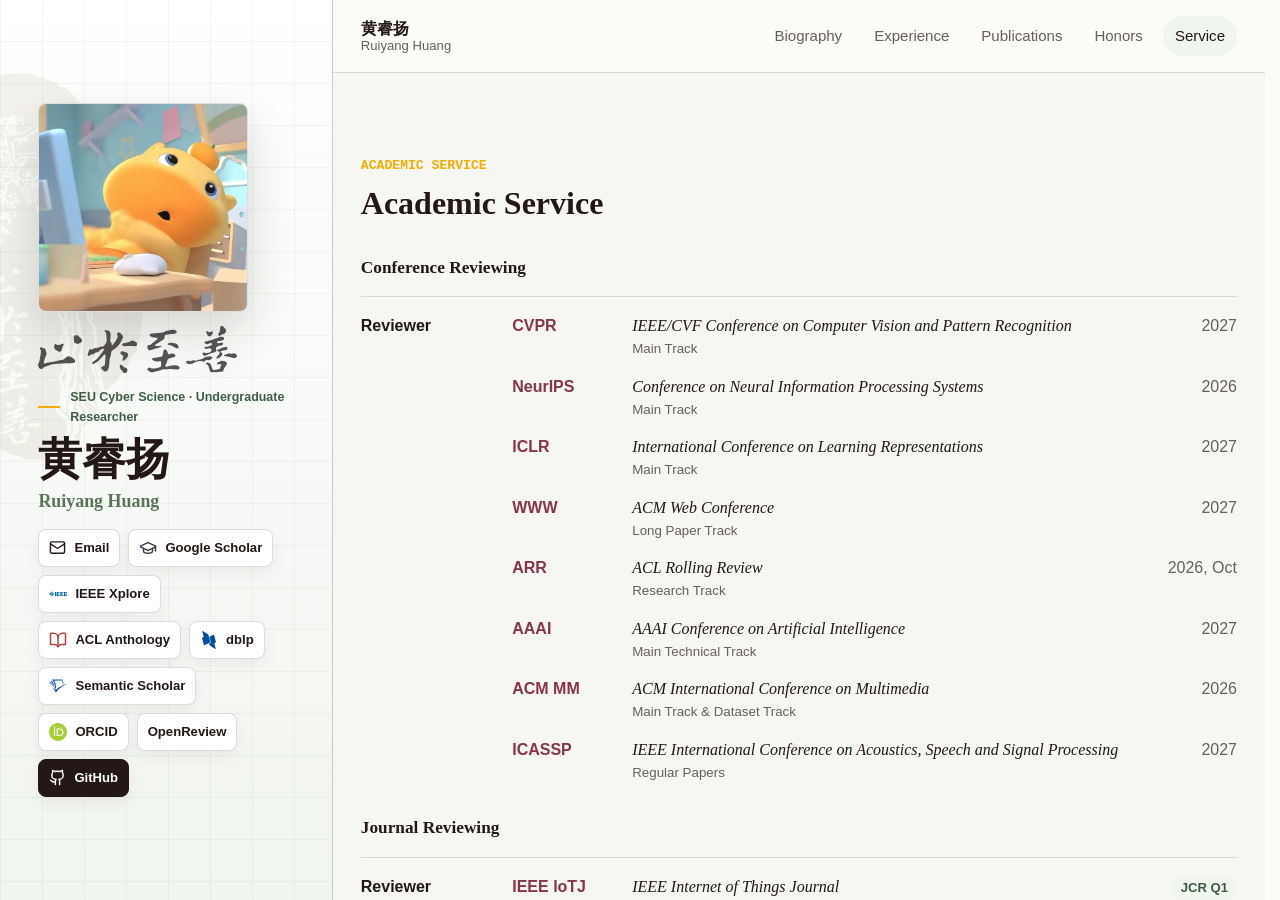
<file: service.html>
<!doctype html>
<html lang="en">
<head>
  <meta charset="utf-8">
  <meta name="viewport" content="width=device-width, initial-scale=1">
  <title>Academic Service | Ruiyang Huang</title>
  <meta name="description" content="Academic Service of Ruiyang Huang.">
  <link rel="stylesheet" href="assets/site.css">
</head>
<body class="detail-page">
  <div class="site-layout">
    <aside class="profile-sidebar" aria-label="Personal information">
      <div class="profile-sidebar__inner">
        <div class="portrait-wrap">
          <figure class="portrait-panel">
            <img class="portrait" src="assets/噜噜.jpg" alt="Portrait of Ruiyang Huang">
          </figure>
          <img class="portrait-motto" src="assets/校训横排.svg" width="366" height="86" alt="Southeast University motto: Strive for perfection">
        </div>
        <div class="sidebar-copy">
          <div class="eyebrow">SEU Cyber Science · Undergraduate Researcher</div>
          <h1 id="hero-title">黄睿扬<span>Ruiyang Huang</span></h1>
        </div>
        <div class="hero-actions" aria-label="External profiles">
          <a class="button" href="mailto:ryhuang_572@seu.edu.cn" aria-label="Email" title="Email">
            <svg viewBox="0 0 24 24" aria-hidden="true" fill="none" stroke="currentColor" stroke-linecap="round" stroke-linejoin="round">
              <rect width="20" height="16" x="2" y="4" rx="2"></rect>
              <path d="m22 7-8.97 5.7a1.94 1.94 0 0 1-2.06 0L2 7"></path>
            </svg>
            <span>Email</span>
          </a>
          <a class="button" href="https://scholar.google.com/citations?user=Ei4812YAAAAJ" target="_blank" rel="noreferrer" title="Google Scholar">
            <img class="profile-icon" src="assets/icons/graduation-cap.svg" alt="" aria-hidden="true" width="18" height="18">
            <span>Google Scholar</span>
          </a>
          <a class="button" href="https://ieeexplore.ieee.org/author/37086130478" target="_blank" rel="noreferrer" title="IEEE Xplore author profile">
            <img class="profile-icon" src="assets/icons/ieee.svg" alt="" aria-hidden="true" width="18" height="18">
            <span>IEEE Xplore</span>
          </a>
          <a class="button" href="https://aclanthology.org/people/ruiyang-huang" target="_blank" rel="noreferrer" title="ACL Anthology">
            <img class="profile-icon" src="assets/icons/acl-anthology.svg" alt="" aria-hidden="true" width="18" height="18">
            <span>ACL Anthology</span>
          </a>
          <a class="button" href="https://dblp.org/pid/217/7013-1" target="_blank" rel="noreferrer" title="dblp">
            <img class="profile-icon" src="assets/icons/dblp.svg" alt="" aria-hidden="true" width="18" height="18">
            <span>dblp</span>
          </a>
          <a class="button" href="https://www.semanticscholar.org/author/Rui-Yang-Huang/2375001165" target="_blank" rel="noreferrer" title="Semantic Scholar">
            <img class="profile-icon" src="assets/icons/semantic-scholar.svg" alt="" aria-hidden="true" width="18" height="18">
            <span>Semantic Scholar</span>
          </a>
          <a class="button" href="https://orcid.org/0009-0007-0178-8572" target="_blank" rel="noreferrer" title="ORCID">
            <img class="profile-icon" src="assets/icons/orcid.svg" alt="" aria-hidden="true" width="18" height="18">
            <span>ORCID</span>
          </a>
          <a class="button" href="https://openreview.net/profile?id=%7ERuiyang_Huang2" target="_blank" rel="noreferrer">OpenReview</a>
          <a class="button primary" href="https://github.com/NoWall-572" target="_blank" rel="noreferrer">
            <svg viewBox="0 0 24 24" aria-hidden="true" fill="none" stroke="currentColor" stroke-linecap="round" stroke-linejoin="round">
              <path d="M15 22v-4a4.8 4.8 0 0 0-1-3.5c3 0 6-2 6-5.5.08-1.25-.27-2.48-1-3.5.28-1.15.28-2.35 0-3.5 0 0-1 0-3 1.5-2.64-.5-5.36-.5-8 0C6 2 5 2 5 2c-.3 1.15-.3 2.35 0 3.5A5.4 5.4 0 0 0 4 9c0 3.5 3 5.5 6 5.5-.39.49-.68 1.05-.85 1.65-.17.6-.22 1.23-.15 1.85v4"></path>
              <path d="M9 18c-4.51 2-5-2-7-2"></path>
            </svg>
            <span>GitHub</span>
          </a>
        </div>
      </div>
    </aside>

    <div class="content-pane">
      <header class="topbar">
        <nav class="shell nav" aria-label="Main navigation">
          <a class="brand" href="index.html" aria-label="Ruiyang Huang, homepage">
            <span class="brand-text">
              <strong>黄睿扬</strong>
              <span>Ruiyang Huang</span>
            </span>
          </a>
          <div class="nav-links">
            <a href="index.html#about">Biography</a>
            <a href="experience.html">Experience</a>
            <a href="publications.html">Publications</a>
            <a href="honors.html">Honors</a>
            <a href="service.html" aria-current="page">Service</a>
          </div>
        </nav>
      </header>

      <main id="top">
    <section class="section alt campus-pattern service-section" id="service">
      <div class="shell">
        <div class="section-head">
          <div>
            <div class="kicker">ACADEMIC SERVICE</div>
            <h2>Academic Service</h2>
          </div>
        </div>
        <div class="review-groups">
          <article>
            <h3 id="conference-reviewing-title">Conference Reviewing</h3>
            <dl class="review-roster">
              <dt>Reviewer</dt>
              <dd>
                <ul class="review-entries">
                  <li id="review-cvpr">
                    <strong class="review-acronym">CVPR</strong>
                    <div class="review-detail">
                      <i class="venue-name">IEEE/CVF Conference on Computer Vision and Pattern Recognition</i>
                      <small>Main Track</small>
                    </div>
                    <time datetime="2027">2027</time>
                  </li>
                  <li id="review-neurips">
                    <strong class="review-acronym">NeurIPS</strong>
                    <div class="review-detail">
                      <i class="venue-name">Conference on Neural Information Processing Systems</i>
                      <small>Main Track</small>
                    </div>
                    <time datetime="2026">2026</time>
                  </li>
                  <li id="review-iclr">
                    <strong class="review-acronym">ICLR</strong>
                    <div class="review-detail">
                      <i class="venue-name">International Conference on Learning Representations</i>
                      <small>Main Track</small>
                    </div>
                    <time datetime="2027">2027</time>
                  </li>
                  <li id="review-www">
                    <strong class="review-acronym">WWW</strong>
                    <div class="review-detail">
                      <i class="venue-name">ACM Web Conference</i>
                      <small>Long Paper Track</small>
                    </div>
                    <time datetime="2027">2027</time>
                  </li>
                  <li id="review-arr">
                    <strong class="review-acronym">ARR</strong>
                    <div class="review-detail">
                      <i class="venue-name">ACL Rolling Review</i>
                      <small>Research Track</small>
                    </div>
                    <time datetime="2026-10">2026, Oct</time>
                  </li>
                  <li id="review-aaai">
                    <strong class="review-acronym">AAAI</strong>
                    <div class="review-detail">
                      <i class="venue-name">AAAI Conference on Artificial Intelligence</i>
                      <small>Main Technical Track</small>
                    </div>
                    <time datetime="2027">2027</time>
                  </li>
                  <li id="review-acm-mm">
                    <strong class="review-acronym">ACM MM</strong>
                    <div class="review-detail">
                      <i class="venue-name">ACM International Conference on Multimedia</i>
                      <small>Main Track &amp; Dataset Track</small>
                    </div>
                    <time datetime="2026">2026</time>
                  </li>
                  <li id="review-icassp">
                    <strong class="review-acronym">ICASSP</strong>
                    <div class="review-detail">
                      <i class="venue-name">IEEE International Conference on Acoustics, Speech and Signal Processing</i>
                      <small>Regular Papers</small>
                    </div>
                    <time datetime="2027">2027</time>
                  </li>
                </ul>
              </dd>
            </dl>
          </article>
          <article>
            <h3 id="journal-reviewing-title">Journal Reviewing</h3>
            <dl class="review-roster">
              <dt>Reviewer</dt>
              <dd>
                <ul class="review-entries">
                  <li>
                    <strong class="review-acronym">IEEE IoTJ</strong>
                    <div class="review-detail">
                      <i class="venue-name">IEEE Internet of Things Journal</i>
                    </div>
                    <span class="review-quartile" title="2026 Journal Citation Reports (2025 JIF)">JCR Q1</span>
                  </li>
                  <li>
                    <strong class="review-acronym">IEEE T-NSM</strong>
                    <div class="review-detail">
                      <i class="venue-name">IEEE Transactions on Network and Service Management</i>
                    </div>
                    <span class="review-quartile" title="2026 Journal Citation Reports (2025 JIF)">JCR Q1</span>
                  </li>
                  <li>
                    <strong class="review-acronym">ACM T-CPS</strong>
                    <div class="review-detail">
                      <i class="venue-name">ACM Transactions on Cyber-Physical Systems</i>
                    </div>
                    <span class="review-quartile" title="Author-reported quartile; JCR edition unspecified">JCR Q2</span>
                  </li>
                </ul>
              </dd>
            </dl>
          </article>
        </div>
      </div>
    </section>
      </main>

      <footer>
        <div class="shell footer-inner">
          <span>© 2026 Ruiyang Huang. Built for GitHub Pages.</span>
        </div>
      </footer>
    </div>
  </div>
  <script src="assets/site.js"></script>
</body>
</html>
</file>
<file: assets/site.css>
:root {
  --paper: #fbfbf7;
  --mist: #f1f5ef;
  --ink: #231815;
  --muted: #68605a;
  --line: rgba(180, 183, 185, 0.48);
  --teal: #587558;
  --teal-dark: #3f5d45;
  --coral: #f6ab00;
  --gold: #fdd000;
  --blue: #151e49;
  --sand: #ad986e;
  --gray: #b4b7b9;
  --white: #ffffff;
  --shadow: 0 24px 60px rgba(35, 24, 21, 0.12);
  --font-body: "Inter", "Segoe UI", "Microsoft YaHei", "PingFang SC", Arial, sans-serif;
  --font-editorial: Georgia, "Times New Roman", "Songti SC", serif;
  --font-mono: "Cascadia Code", Consolas, "SFMono-Regular", "Liberation Mono", monospace;
}

* {
  box-sizing: border-box;
}

html {
  scroll-behavior: smooth;
}

body {
  margin: 0;
  overflow: hidden;
  background:
    linear-gradient(180deg, rgba(88, 117, 88, 0.035), transparent 420px),
    var(--paper);
  color: var(--ink);
  font-family: var(--font-body);
  line-height: 1.65;
}

h2,
h1 span,
.publication h4,
.review-groups h3 {
  font-family: var(--font-editorial);
}

.kicker,
.time,
.study-date,
.interest .num {
  font-family: var(--font-mono);
  font-variant-numeric: tabular-nums;
}

.venue,
.venue-name {
  font-family: var(--font-editorial);
  font-style: italic;
}

.site-layout {
  display: grid;
  grid-template-columns: minmax(320px, 26vw) minmax(0, 1fr);
  height: 100vh;
  height: 100dvh;
  overflow: hidden;
}

.profile-sidebar {
  position: relative;
  isolation: isolate;
  height: 100vh;
  height: 100dvh;
  overflow: hidden;
  border-right: 1px solid rgba(180, 183, 185, 0.72);
  background:
    linear-gradient(180deg, rgba(255, 255, 255, 0.96), rgba(241, 245, 239, 0.94)),
    var(--mist);
}

.profile-sidebar::before {
  content: "";
  position: absolute;
  inset: 0;
  z-index: -3;
  background:
    linear-gradient(90deg, rgba(88, 117, 88, 0.065) 1px, transparent 1px),
    linear-gradient(0deg, rgba(88, 117, 88, 0.065) 1px, transparent 1px);
  background-size: 42px 42px;
  pointer-events: none;
}

.profile-sidebar__inner {
  position: relative;
  z-index: 1;
  display: flex;
  flex-direction: column;
  justify-content: center;
  align-items: flex-start;
  gap: 14px;
  width: 100%;
  height: 100%;
  padding: 30px clamp(26px, 3vw, 48px);
}

.profile-sidebar .portrait-wrap {
  align-self: stretch;
  justify-items: start;
}

.profile-sidebar .portrait-panel {
  width: min(230px, 82%);
  margin: 0;
  box-shadow: 0 18px 44px rgba(35, 24, 21, 0.16);
}

.portrait-motto {
  width: min(215px, 78%);
  height: auto;
  margin: 14px 0 0;
  opacity: 0.76;
  filter: drop-shadow(0 8px 18px rgba(35, 24, 21, 0.08));
}

.profile-sidebar::after {
  content: "";
  position: absolute;
  top: 72px;
  left: -82px;
  z-index: -2;
  width: 230px;
  aspect-ratio: 228 / 385;
  background: url("六朝松.svg") center / contain no-repeat;
  opacity: 0.1;
  transform: rotate(-5deg);
  pointer-events: none;
}

.sidebar-copy {
  width: 100%;
}

.profile-sidebar .eyebrow {
  margin: 0 0 9px;
  font-size: 0.78rem;
}

.profile-sidebar .eyebrow::before {
  width: 28px;
}

.profile-sidebar h1 {
  margin-bottom: 0;
  font-size: 2.75rem;
}

.profile-sidebar h1 span {
  margin-top: 7px;
  font-size: 1.12rem;
}

.profile-sidebar .hero-actions {
  gap: 8px;
  margin: 2px 0 0;
}

.profile-sidebar .button {
  flex: 0 0 auto;
  min-height: 38px;
  padding: 7px 10px;
  font-size: 0.82rem;
  box-shadow: 0 6px 16px rgba(35, 24, 21, 0.055);
}

.profile-sidebar .button svg {
  width: 17px;
  height: 17px;
  flex-basis: 17px;
}

.profile-icon {
  width: 18px;
  height: 18px;
  flex: 0 0 18px;
  object-fit: contain;
}

.content-pane {
  min-width: 0;
  height: 100vh;
  height: 100dvh;
  overflow-x: hidden;
  overflow-y: auto;
  scroll-behavior: smooth;
  scrollbar-gutter: stable;
  background: var(--paper);
}

.content-pane .shell {
  width: min(1060px, calc(100% - 56px));
}

.content-pane .section,
.content-pane .publication[id],
.chronology li[id],
.review-entries li[id],
.content-pane #top {
  scroll-margin-top: 76px;
}

img {
  display: block;
  max-width: 100%;
}

a {
  color: inherit;
  text-decoration: none;
}

.shell {
  width: min(1120px, calc(100% - 40px));
  margin: 0 auto;
}

.topbar {
  position: sticky;
  top: 0;
  z-index: 20;
  background: rgba(251, 251, 247, 0.9);
  border-bottom: 1px solid rgba(180, 183, 185, 0.55);
  backdrop-filter: blur(16px);
}

.nav {
  display: flex;
  align-items: center;
  justify-content: space-between;
  min-height: 72px;
  gap: 24px;
}

.brand {
  display: flex;
  align-items: center;
  gap: 10px;
  line-height: 1.2;
  font-weight: 760;
}

.brand-text {
  display: flex;
  flex-direction: column;
}

.brand-text strong {
  font-size: 1rem;
}

.brand-text span {
  color: var(--muted);
  font-size: 0.82rem;
  font-weight: 520;
}

.nav-links {
  display: flex;
  align-items: center;
  gap: 8px;
  color: var(--muted);
  font-size: 0.94rem;
  white-space: nowrap;
}

.nav-links a {
  border-radius: 999px;
  padding: 8px 12px;
}

.nav-links a[aria-current="page"],
.nav-links a:hover {
  background: var(--mist);
  color: var(--ink);
}

.hero {
  position: relative;
  overflow: hidden;
  border-bottom: 1px solid var(--line);
  background:
    linear-gradient(90deg, rgba(88, 117, 88, 0.08) 1px, transparent 1px),
    linear-gradient(0deg, rgba(88, 117, 88, 0.08) 1px, transparent 1px),
    #f4f7f1;
  background-size: 56px 56px;
}

.hero::before {
  content: "";
  position: absolute;
  inset: 0;
  background:
    linear-gradient(115deg, rgba(251, 251, 247, 0.98) 0%, rgba(251, 251, 247, 0.86) 46%, rgba(241, 245, 239, 0.7) 100%);
  z-index: 0;
  pointer-events: none;
}

.hero-grid {
  position: relative;
  z-index: 1;
  display: grid;
  grid-template-columns: minmax(0, 1.18fr) minmax(280px, 0.82fr);
  align-items: center;
  gap: 42px;
  padding: 60px 0 54px;
}

.hero-summary {
  position: relative;
  grid-column: 1 / -1;
  max-width: 940px;
}

.hero-summary .kicker {
  margin-bottom: 12px;
}

.hero-summary h2 {
  margin-bottom: 18px;
}

.hero-summary .lead {
  max-width: 900px;
  margin-bottom: 16px;
}

.bio-slogan {
  width: fit-content;
  max-width: 100%;
  margin: 0;
  padding: 8px 14px;
  border: 1px solid #a6b6a3;
  border-left: 3px solid var(--teal);
  border-radius: 4px;
  background: var(--paper);
  color: var(--teal-dark);
  font: italic 600 1.05rem/1.45 var(--font-editorial);
}

.bio-path {
  display: grid;
  grid-template-columns: minmax(0, 1fr);
  gap: 10px;
}

.bio-path-item {
  position: relative;
  display: grid;
  grid-template-columns: 140px 64px minmax(0, 1fr);
  grid-template-areas: "date logo details";
  align-items: center;
  gap: 20px;
  min-height: 76px;
  border: 1px solid var(--line);
  border-left: 3px solid var(--teal);
  border-radius: 8px;
  padding: 14px 18px;
  background: rgba(255, 255, 255, 0.9);
  transition: border-color 180ms ease, box-shadow 180ms ease, transform 180ms ease;
}

.bio-path-item:hover {
  border-color: rgba(88, 117, 88, 0.42);
  box-shadow: 0 12px 28px rgba(35, 24, 21, 0.08);
  transform: translateY(-2px);
}

.bio-path-item:focus-within {
  outline: 3px solid rgba(88, 117, 88, 0.45);
  outline-offset: 3px;
}

.study-date {
  grid-area: date;
  display: block;
  color: var(--teal-dark);
  font-size: 0.9rem;
}

.study-details {
  grid-area: details;
  min-width: 0;
  display: grid;
  gap: 7px;
  line-height: 1.45;
}

.study-school-link {
  display: grid;
  gap: 3px;
  color: inherit;
  text-decoration: none;
}

.study-school-link::after {
  content: "";
  position: absolute;
  inset: 0;
}

.study-mentors {
  position: relative;
  z-index: 1;
}

.study-mentors,
.research-mentors {
  color: var(--muted);
  font-size: 0.85rem;
}

.study-mentors a,
.research-mentors a {
  color: var(--teal-dark);
  text-decoration: underline;
  text-decoration-color: rgba(88, 117, 88, 0.28);
  text-underline-offset: 3px;
}

.study-mentors a:hover,
.study-mentors a:focus-visible,
.research-mentors a:hover,
.research-mentors a:focus-visible {
  text-decoration-color: currentColor;
}

.study-university {
  color: var(--ink);
  font-family: var(--font-editorial);
  font-size: 1.15rem;
  font-weight: 700;
}

.study-school {
  color: var(--teal-dark);
  font-size: 0.96rem;
  font-weight: 600;
}

.study-degree {
  color: var(--muted);
  font-size: 0.88rem;
  margin-top: 2px;
}

.study-logo {
  grid-area: logo;
  width: 64px;
  height: 64px;
  object-fit: contain;
}

.hero-research {
  position: relative;
  padding-left: 26px;
  border-left: 1px solid rgba(88, 117, 88, 0.28);
}

.hero-research-label {
  display: block;
  margin-bottom: 15px;
  color: var(--teal-dark);
  font-size: 0.78rem;
  font-weight: 800;
  letter-spacing: 0;
}

.hero-research .research-map {
  grid-template-columns: 1fr;
  width: 100%;
  margin-top: 0;
}

.eyebrow {
  display: inline-flex;
  align-items: center;
  gap: 10px;
  color: var(--teal-dark);
  font-weight: 760;
  font-size: 0.92rem;
  margin-bottom: 18px;
}

.eyebrow::before {
  content: "";
  width: 38px;
  height: 2px;
  background: var(--coral);
}

h1,
h2,
h3,
p {
  margin-top: 0;
}

h1 {
  margin-bottom: 18px;
  font-size: 4rem;
  line-height: 1.02;
  letter-spacing: 0;
}

h1 span {
  display: block;
  color: var(--teal);
  font-size: 1.55rem;
  line-height: 1.35;
  font-weight: 680;
  margin-top: 12px;
}

.lead {
  color: #3c3731;
  font-size: 1.12rem;
  max-width: 720px;
  margin-bottom: 28px;
}

.hero-actions {
  display: flex;
  flex-wrap: wrap;
  gap: 12px;
  margin-bottom: 32px;
}

.button {
  display: inline-flex;
  align-items: center;
  justify-content: center;
  gap: 8px;
  min-height: 44px;
  border: 1px solid var(--line);
  border-radius: 8px;
  padding: 10px 15px;
  background: var(--white);
  color: var(--ink);
  font-weight: 720;
  box-shadow: 0 8px 20px rgba(35, 24, 21, 0.06);
}

.button.primary {
  background: var(--ink);
  color: var(--white);
  border-color: var(--ink);
}

.button:hover {
  transform: translateY(-1px);
  box-shadow: 0 14px 28px rgba(35, 24, 21, 0.12);
}

.button svg {
  width: 19px;
  height: 19px;
  flex: 0 0 19px;
  stroke-width: 2;
}

.icon-only {
  width: 44px;
  padding: 0;
}

.sr-only {
  position: absolute;
  width: 1px;
  height: 1px;
  padding: 0;
  margin: -1px;
  overflow: hidden;
  clip: rect(0, 0, 0, 0);
  white-space: nowrap;
  border: 0;
}

.metric-strip {
  display: grid;
  grid-template-columns: repeat(4, 1fr);
  gap: 1px;
  overflow: hidden;
  border: 1px solid var(--line);
  border-radius: 8px;
  background: linear-gradient(90deg, var(--teal), var(--gold), var(--blue), var(--sand));
  max-width: 760px;
}

.metric {
  min-height: 96px;
  padding: 16px;
  background: rgba(255, 255, 255, 0.82);
}

.metric strong {
  display: block;
  color: var(--teal-dark);
  font-size: 1.6rem;
  line-height: 1.1;
  margin-bottom: 8px;
}

.metric span {
  color: var(--muted);
  font-size: 0.9rem;
}

.portrait-wrap {
  position: relative;
  display: grid;
  grid-template-columns: 1fr;
  justify-items: center;
}

.portrait-panel {
  position: relative;
  width: min(430px, 100%);
  border: 1px solid rgba(180, 183, 185, 0.45);
  border-radius: 8px;
  overflow: hidden;
  background: var(--white);
  box-shadow: var(--shadow);
}

.portrait {
  width: 100%;
  aspect-ratio: 1 / 1;
  object-fit: cover;
  object-position: center;
}

.research-map {
  display: grid;
  grid-template-columns: repeat(2, minmax(0, 1fr));
  gap: 12px;
  width: min(480px, 100%);
  margin-top: 18px;
}

.map-node {
  border: 1px solid var(--line);
  border-radius: 8px;
  padding: 14px 16px;
  background: rgba(255, 255, 255, 0.86);
  color: var(--muted);
  font-size: 0.92rem;
  box-shadow: 0 10px 24px rgba(35, 24, 21, 0.06);
}

.map-node b {
  display: block;
  color: var(--ink);
  margin-bottom: 4px;
  font-size: 1rem;
}

.section {
  position: relative;
  overflow: hidden;
  padding: 82px 0;
  border-bottom: 1px solid var(--line);
}

.section > .shell {
  position: relative;
  z-index: 1;
}

.section.alt {
  background: #f6f7f3;
}

.campus-silhouette,
.campus-silhouette-vertical,
.campus-pattern::after,
.pine-mark::before,
.pine-mark-right::before,
.hall-horizontal::before,
.hall-vertical::before {
  position: absolute;
  z-index: 0;
  pointer-events: none;
}

.campus-silhouette {
  right: -24px;
  bottom: -2px;
  width: min(720px, 68%);
  opacity: 0.44;
}

.campus-silhouette-vertical {
  left: -32px;
  top: 104px;
  width: min(190px, 20%);
  opacity: 0.34;
}

.campus-band {
  position: relative;
  height: 68px;
  overflow: hidden;
  border-bottom: 1px solid var(--line);
  background: linear-gradient(180deg, #fff, #f4f7f1);
}

.campus-band::before {
  content: "";
  position: absolute;
  inset: 0 0 auto;
  height: 4px;
  background: linear-gradient(90deg, var(--teal) 0 38%, var(--gold) 38% 56%, var(--blue) 56% 76%, var(--sand) 76% 100%);
}

.campus-band img {
  width: min(980px, 94vw);
  height: 100%;
  margin: 0 auto;
  object-fit: contain;
  object-position: center bottom;
  opacity: 0.22;
}

.campus-pattern::after {
  content: "";
  inset: auto 0 12px;
  height: 48px;
  background: url("大礼堂-辅助-连续.svg") center bottom / auto 42px repeat-x;
  opacity: 0.26;
}

.pine-mark::before {
  content: "";
  left: max(-56px, calc((100vw - 1240px) / 2));
  bottom: 8px;
  width: min(420px, 36vw);
  height: 330px;
  background: url("六朝松.svg") center / contain no-repeat;
  opacity: 0.13;
}

.pine-mark-right::before {
  content: "";
  right: max(-42px, calc((100vw - 1260px) / 2));
  top: 28px;
  width: min(390px, 34vw);
  height: 310px;
  background: url("六朝松.svg") center / contain no-repeat;
  opacity: 0.12;
  transform: scaleX(-1);
}

.hall-horizontal::before {
  content: "";
  right: max(-70px, calc((100vw - 1300px) / 2));
  bottom: 18px;
  width: min(560px, 46vw);
  height: 140px;
  background: url("大礼堂-剪影-横向.svg") center / contain no-repeat;
  opacity: 0.22;
}

.hall-vertical::before {
  content: "";
  left: max(-28px, calc((100vw - 1240px) / 2));
  top: 42px;
  width: min(190px, 16vw);
  height: 320px;
  background: url("大礼堂-剪影-纵向.svg") center / contain no-repeat;
  opacity: 0.22;
}


.section-head {
  margin-bottom: 32px;
}

.home-page #research {
  padding-block: clamp(48px, 6vw, 64px);
}

.home-page #research .section-head {
  margin-bottom: 26px;
}

.kicker {
  color: var(--coral);
  font-weight: 600;
  font-size: 0.82rem;
  margin-bottom: 8px;
}

h2 {
  font-size: 2rem;
  line-height: 1.16;
  margin-bottom: 0;
  letter-spacing: 0;
  white-space: nowrap;
}

.interest-grid {
  display: grid;
  grid-template-columns: repeat(4, 1fr);
  gap: 14px;
}

.interest {
  min-height: 138px;
  border: 1px solid var(--line);
  border-radius: 8px;
  padding: 20px;
  background: var(--white);
}

.interest .num {
  color: var(--gold);
  font-weight: 820;
  margin-bottom: 18px;
}

.interest h3 {
  margin-bottom: 8px;
  line-height: 1.3;
  font-size: 1.06rem;
}

.interest p {
  color: var(--muted);
  font-size: 0.92rem;
  margin-bottom: 0;
}

.highlight-grid {
  display: grid;
  padding: 10px 0;
}

.highlight-window {
  height: clamp(320px, 44vh, 440px);
  overflow-x: hidden;
  overflow-y: auto;
  border: 1px solid var(--line);
  border-radius: 8px;
  background: var(--white);
  scrollbar-gutter: stable;
  scrollbar-color: rgba(88, 117, 88, 0.58) transparent;
}

.highlight-window::-webkit-scrollbar {
  width: 8px;
  height: 8px;
}

.highlight-window::-webkit-scrollbar-thumb {
  border-radius: 999px;
  background: rgba(88, 117, 88, 0.46);
}

.highlight {
  display: grid;
  grid-template-columns: 96px minmax(0, 1fr);
  column-gap: 20px;
  align-items: start;
  min-width: 0;
  padding: 12px 20px;
  color: inherit;
  text-decoration: none;
  transition: background-color 180ms ease;
}

.highlight:hover {
  background: var(--mist);
}

.highlight:focus-visible {
  outline: 3px solid rgba(88, 117, 88, 0.28);
  outline-offset: 3px;
}

.highlight time {
  display: inline-flex;
  align-items: center;
  justify-self: start;
  white-space: nowrap;
  min-height: 27px;
  border-radius: 4px;
  padding: 3px 8px;
  background: var(--mist);
  color: var(--teal-dark);
  font-family: var(--font-mono);
  font-size: 0.82rem;
  font-weight: 700;
  font-variant-numeric: tabular-nums;
}

.highlight p {
  min-width: 0;
  margin: 0;
  font-size: 1rem;
  line-height: 1.5;
}

.highlight-name {
  color: var(--teal-dark);
  font-weight: 700;
}

.highlight:hover .highlight-name {
  text-decoration: underline;
  text-underline-offset: 3px;
}

.timeline {
  display: grid;
  gap: 14px;
}

.timeline-item {
  position: relative;
  display: grid;
  grid-template-columns: 80px minmax(0, 1fr);
  grid-template-areas:
    "logo date"
    "logo details";
  align-items: start;
  gap: 6px 22px;
  min-height: 136px;
  border: 1px solid var(--line);
  border-radius: 8px;
  padding: 22px;
  background: var(--white);
  transition: border-color 180ms ease, box-shadow 180ms ease, transform 180ms ease;
}

.timeline-item:hover {
  border-color: rgba(88, 117, 88, 0.42);
  box-shadow: 0 16px 34px rgba(35, 24, 21, 0.1);
  transform: translateY(-2px);
}

.lab-link::after {
  content: "";
  position: absolute;
  inset: 0;
  border-radius: 8px;
}

.lab-link:focus-visible::after {
  outline: 3px solid rgba(88, 117, 88, 0.28);
  outline-offset: 3px;
}

.research-mentors {
  margin-top: 6px;
}

.fellow-badge {
  display: inline-block;
  padding: 1px 7px;
  border: 1px solid #d4b572;
  border-radius: 4px;
  background: #fff5da;
  color: #704b0e;
  font: 700 0.82rem/1.4 var(--font-editorial);
  white-space: nowrap;
}

.research-mentors a {
  position: relative;
  z-index: 1;
}

.research-logo {
  grid-area: logo;
  align-self: center;
  width: 80px;
  height: 80px;
  aspect-ratio: 1;
  object-fit: contain;
  object-position: center;
}

.timeline-copy {
  grid-area: details;
  min-width: 0;
}

.timeline-item .time {
  grid-area: date;
  font-size: 0.82rem;
  font-weight: 600;
  line-height: 1.4;
}

.time {
  color: var(--teal-dark);
  font-weight: 820;
}

.timeline-item h3 {
  margin-bottom: 6px;
  line-height: 1.4;
  font-size: 1.08rem;
}

.timeline-item p {
  color: var(--muted);
  font-size: 0.94rem;
  margin-bottom: 0;
}

.two-col {
  display: grid;
  grid-template-columns: 0.95fr 1.05fr;
  gap: 22px;
  align-items: start;
}

.panel {
  border: 1px solid var(--line);
  border-radius: 8px;
  padding: 24px;
  background: var(--white);
}

.panel h3 {
  margin-bottom: 14px;
  font-size: 1.12rem;
}

.footer-inner {
  display: flex;
  align-items: center;
  justify-content: space-between;
  gap: 24px;
}

.edu-card {
  display: grid;
  grid-template-columns: 100px 1fr;
  gap: 20px;
  align-items: center;
  margin-bottom: 18px;
}

.edu-card img {
  width: 96px;
  height: 96px;
  border-radius: 50%;
  object-fit: cover;
  border: 1px solid var(--line);
  background: var(--teal);
}

.edu-card p {
  color: var(--muted);
  margin-bottom: 0;
}

.fact-list,
.plain-list {
  list-style: none;
  margin: 0;
  padding: 0;
  display: grid;
  gap: 10px;
}

.fact-list li,
.plain-list li {
  display: flex;
  gap: 12px;
  align-items: baseline;
  color: var(--muted);
}

.fact-list b,
.plain-list b {
  color: var(--ink);
  min-width: 78px;
}

.publication-year-group + .publication-year-group,
.honors-group + .honors-group {
  margin-top: 40px;
}

.publication-year,
.honors-heading {
  display: flex;
  align-items: center;
  gap: 16px;
  margin: 0 0 18px;
  color: var(--teal-dark);
  font: 700 1.65rem/1.2 var(--font-editorial);
  font-variant-numeric: lining-nums tabular-nums;
}

.publication-year::after,
.honors-heading::after {
  content: "";
  flex: 1;
  min-width: 1.5rem;
  height: 2px;
  background: currentColor;
}

.publication-list {
  display: grid;
  gap: 14px;
}


.publication {
  display: grid;
  grid-template-columns: minmax(170px, 0.2fr) minmax(0, 1fr);
  gap: 18px;
  border: 1px solid var(--line);
  border-radius: 8px;
  padding: 18px;
  background: var(--white);
  transition: border-color 180ms ease, box-shadow 180ms ease, transform 180ms ease;
}

.publication:hover {
  border-color: rgba(88, 117, 88, 0.42);
  box-shadow: 0 16px 34px rgba(35, 24, 21, 0.1);
  transform: translateY(-2px);
}

.publication-with-links {
  position: relative;
}

.publication-link::after {
  content: "";
  position: absolute;
  inset: 0;
  border-radius: 8px;
}

.publication-link:focus-visible {
  outline: none;
}

.publication-link:focus-visible::after,
.publication-actions a:focus-visible {
  outline: 3px solid rgba(37, 99, 235, 0.55);
  outline-offset: 3px;
}

.publication-actions {
  display: flex;
  align-items: center;
  flex-wrap: wrap;
  gap: 8px 18px;
  margin-top: 9px;
}

.publication-actions a {
  position: relative;
  z-index: 1;
  display: inline-flex;
  align-items: center;
  gap: 6px;
  min-height: 32px;
  font-size: 0.8rem;
  font-weight: 700;
  line-height: 1;
  text-decoration: none;
}

.publication-code {
  color: #2563eb;
}

.publication-code > img {
  width: 19px;
  height: 19px;
  flex: 0 0 19px;
}

.publication-stars {
  display: inline-flex;
  align-items: center;
  justify-content: center;
  gap: 6px;
  flex: 0 0 auto;
  min-width: 88px;
  height: 36px;
  margin-left: 5px;
  padding: 0 12px;
  border-radius: 999px;
  background: #f3f5f9;
  color: #273244;
  font-family: var(--font-body);
  font-size: 1rem;
  font-weight: 800;
}

.star-glyph {
  display: inline-block;
  flex: 0 0 auto;
  color: #dca300;
  font-family: "Segoe UI Symbol", "Arial Unicode MS", sans-serif;
  font-size: 22px;
  line-height: 1;
}

.star-count {
  min-width: 2ch;
  text-align: center;
  font-size: 1rem;
  line-height: 1;
  font-variant-numeric: tabular-nums;
}

.publication-press {
  color: #2563eb;
}

.publication-press svg {
  width: 19px;
  height: 19px;
  fill: currentColor;
}

.publication-actions a:hover {
  text-decoration: underline;
  text-underline-offset: 3px;
}

.publication.pending-link {
  cursor: default;
}

.publication.pending-link:hover {
  border-color: var(--line);
  box-shadow: none;
  transform: none;
}

.publication-meta {
  display: flex;
  flex-direction: column;
  align-items: flex-start;
  gap: 8px;
}

.venue {
  color: var(--teal-dark);
  font-weight: 700;
}

.rank {
  display: inline-flex;
  align-items: center;
  min-height: 26px;
  border-radius: 999px;
  padding: 4px 10px;
  background: var(--mist);
  color: var(--teal-dark);
  font-size: 0.78rem;
  font-weight: 800;
  white-space: nowrap;
}

.publication-ranks {
  display: flex;
  flex-wrap: wrap;
  gap: 5px;
}

.rank.core {
  color: #314c64;
  background: #eaf0f5;
}

.rank.thcpl {
  color: #46563d;
  background: #eaf0e6;
}

.rank.ccf-a {
  background: #faeeee;
  color: var(--coral);
}

.rank.ccf-b {
  background: #e8f2f6;
  color: var(--blue);
}

.rank.sci {
  background: #fbf1dc;
  color: var(--gold);
}

.paper-badges {
  display: flex;
  flex-wrap: wrap;
  gap: 6px;
  margin-bottom: 10px;
}

.publication-meta .paper-badges {
  flex-direction: column;
  align-items: flex-start;
  margin: 2px 0 0;
}

.paper-badge {
  display: inline-flex;
  align-items: center;
  gap: 6px;
  min-height: 28px;
  padding: 3px 9px;
  border: 1px solid;
  border-radius: 6px;
  font-size: 0.75rem;
  font-weight: 800;
  line-height: 1.5;
}

.paper-badge.oral {
  color: #79411f;
  border-color: #c98a5a;
  background: linear-gradient(135deg, #fff5e9, #efd0af 55%, #fff7ed);
  box-shadow: inset 0 1px rgba(255, 255, 255, 0.85), 0 2px 7px rgba(142, 80, 35, 0.15);
}

.paper-badge.award {
  color: #765008;
  border-color: #dfad38;
  background: linear-gradient(135deg, #fffbe9, #ffdf86 55%, #fff8df);
  box-shadow: inset 0 1px rgba(255, 255, 255, 0.9), 0 2px 8px rgba(186, 123, 8, 0.18);
}

.medal-icon {
  width: 24px;
  height: 24px;
  flex: 0 0 24px;
  filter: drop-shadow(0 2px 2px rgba(80, 50, 15, 0.25));
}

.publication h4 {
  margin: 0 0 8px;
  font-size: 1.1rem;
  line-height: 1.45;
}

.publication p {
  color: var(--muted);
  font-size: 0.94rem;
  margin-bottom: 8px;
}

.publication p:last-child {
  margin-bottom: 0;
}

.author-key {
  display: flex;
  flex-wrap: wrap;
  gap: 4px 18px;
  margin: 8px 0 0;
  color: var(--muted);
  font-size: 0.9rem;
}

.authors strong {
  font-weight: 760;
}

.doi b {
  color: var(--ink);
  font-weight: 760;
}

.authors sup {
  color: var(--teal-dark);
  font-size: 0.75em;
  line-height: 0;
}

.publication .doi {
  color: var(--teal-dark);
  font-family: var(--font-mono);
  font-size: 0.875rem;
  font-weight: 500;
  overflow-wrap: anywhere;
}

.review-groups {
  display: grid;
  gap: 32px;
}

.review-groups h3 {
  margin: 0 0 14px;
  font-size: 1.08rem;
}

.review-roster {
  display: grid;
  grid-template-columns: minmax(6rem, 15%) minmax(0, 1fr);
  align-items: baseline;
  column-gap: 20px;
  margin: 0;
  padding-top: 16px;
  border-top: 1px solid var(--line);
}

.review-roster dt {
  font-weight: 700;
}

.review-roster dd {
  min-width: 0;
  margin: 0;
}

.review-entries,
.chronology {
  margin: 0;
  padding: 0;
  list-style: none;
}

.review-entries {
  display: grid;
  gap: 16px;
}

.review-entries li {
  display: grid;
  grid-template-columns: 6.5rem minmax(0, 1fr) 9ch;
  grid-template-areas: "acronym detail meta";
  align-items: baseline;
  column-gap: 16px;
  line-height: 1.45;
}

.review-acronym {
  grid-area: acronym;
  color: #87344c;
}

.review-detail {
  grid-area: detail;
}

.review-detail small {
  display: block;
  color: var(--muted);
  margin-top: 2px;
}

.review-entries time,
.review-quartile {
  grid-area: meta;
  justify-self: end;
  color: var(--muted);
  font-variant-numeric: tabular-nums;
  white-space: nowrap;
}

.review-quartile {
  padding: 2px 9px;
  border-radius: 999px;
  background: var(--mist);
  color: var(--teal-dark);
  font-size: 0.82rem;
  font-weight: 700;
}

.chronology li {
  padding: 14px 0;
  border-top: 1px solid var(--line);
}

.chronology li {
  display: grid;
  grid-template-columns: 7rem minmax(0, 1fr);
  align-items: baseline;
  gap: 12px;
}

.entry-date {
  color: var(--teal-dark);
  font-family: var(--font-mono);
  font-size: 0.82rem;
  font-variant-numeric: tabular-nums;
}

.honors-group li:first-child {
  border-top: 0;
}

.honors-group .chronology li {
  grid-template-columns: 7ch minmax(0, 1fr);
}

.honor-detail {
  display: block;
  margin-top: 3px;
  color: var(--muted);
  font-size: 0.86rem;
  line-height: 1.45;
}

.volunteer-icon {
  width: 1.2em;
  height: 1.2em;
  vertical-align: -0.18em;
  color: #b13c54;
}

.competition-prize {
  display: inline-flex;
  align-items: center;
  gap: 0.3em;
  white-space: nowrap;
}

.competition-prize.gold { --trophy-metal: #dba424; }
.competition-prize.silver { --trophy-metal: #91a5b8; }
.competition-prize.bronze { --trophy-metal: #ba7849; }

.competition-prize svg {
  width: 1.5em;
  height: 1.5em;
  color: var(--trophy-metal);
}




footer {
  padding: 30px 0 42px;
  color: var(--muted);
  font-size: 0.92rem;
  background: var(--paper);
}

@media (min-width: 1101px) and (max-height: 700px) {
  .portrait-motto {
    width: 170px;
    margin-top: 8px;
  }

  .profile-sidebar__inner {
    gap: 8px;
    padding-top: 18px;
    padding-bottom: 18px;
  }

  .profile-sidebar .portrait-panel {
    width: 175px;
  }

  .profile-sidebar h1 {
    font-size: 2.15rem;
  }

  .profile-sidebar h1 span {
    font-size: 0.96rem;
  }

  .profile-sidebar .eyebrow {
    margin-bottom: 4px;
  }

  .profile-sidebar .button {
    min-height: 34px;
    padding: 5px 8px;
    font-size: 0.76rem;
  }
}

@media (max-width: 1100px) {
  .profile-sidebar::after {
    left: -36px;
    width: 270px;
    opacity: 0.08;
  }

  .detail-page .profile-sidebar {
    display: none;
  }

  body {
    overflow: auto;
  }

  .site-layout {
    display: block;
    height: auto;
    overflow: visible;
  }

  .profile-sidebar {
    height: auto;
    overflow: hidden;
    border-right: 0;
    border-bottom: 1px solid var(--line);
  }

  .profile-sidebar__inner {
    display: grid;
    grid-template-columns: minmax(230px, 290px) minmax(0, 1fr);
    grid-template-areas:
      "portrait copy"
      "portrait actions";
    align-content: center;
    column-gap: 52px;
    row-gap: 16px;
    width: min(920px, calc(100% - 48px));
    height: auto;
    margin: 0 auto;
    padding: 48px 0;
  }

  .profile-sidebar .portrait-wrap {
    grid-area: portrait;
  }

  .profile-sidebar .portrait-panel {
    width: min(260px, 100%);
  }

  .sidebar-copy {
    grid-area: copy;
    align-self: end;
  }

  .profile-sidebar .hero-actions {
    grid-area: actions;
    align-self: start;
  }

  .profile-sidebar h1 {
    font-size: 3.35rem;
  }

  .profile-sidebar h1 span {
    font-size: 1.3rem;
  }

  .content-pane {
    height: auto;
    overflow: visible;
  }

  .content-pane .shell {
    width: min(100% - 40px, 1060px);
  }
}

@media (max-width: 920px) {
  .campus-silhouette {
    width: 78vw;
    opacity: 0.3;
  }

  .campus-silhouette-vertical {
    width: 150px;
    opacity: 0.22;
  }

  .nav {
    align-items: flex-start;
    flex-direction: column;
    padding: 18px 0;
  }

  .nav-links {
    width: 100%;
    overflow-x: auto;
    padding-bottom: 4px;
  }

  .hero-grid,
  .two-col {
    grid-template-columns: 1fr;
  }

  .hero-grid {
    gap: 34px;
    padding: 48px 0 46px;
  }

  .hero-research {
    padding-top: 28px;
    padding-left: 0;
    border-top: 1px solid rgba(88, 117, 88, 0.28);
    border-left: 0;
  }

  .hero-research .research-map {
    grid-template-columns: repeat(2, minmax(0, 1fr));
  }

  .content-pane .section,
  .content-pane .publication[id],
  .chronology li[id],
  .review-entries li[id],
  .content-pane #top {
    scroll-margin-top: 132px;
  }

  h1 {
    font-size: 3.1rem;
  }

  .interest-grid {
    grid-template-columns: repeat(2, 1fr);
  }
}

@media (max-width: 640px) {
  .review-roster {
    grid-template-columns: 1fr;
    row-gap: 12px;
  }

  .review-entries li {
    grid-template-columns: minmax(0, 1fr) auto;
    grid-template-areas:
      "acronym meta"
      "detail detail";
    row-gap: 2px;
  }

  .campus-band {
    height: 46px;
  }

  .campus-silhouette,
  .campus-silhouette-vertical,
  .pine-mark::before,
  .pine-mark-right::before,
  .hall-horizontal::before,
  .hall-vertical::before {
    display: none;
  }

  .campus-pattern::after {
    opacity: 0.16;
  }

  .profile-sidebar {
    min-height: auto;
  }

  .profile-sidebar__inner {
    display: flex;
    width: min(100% - 40px, 520px);
    min-height: auto;
    padding: 42px 0 48px;
  }

  .profile-sidebar .portrait-wrap {
    align-self: stretch;
  }

  .profile-sidebar .portrait-panel {
    width: min(275px, 84vw);
  }

  .profile-sidebar h1 {
    font-size: 2.5rem;
  }

  .profile-sidebar h1 span {
    font-size: 1.12rem;
  }

  .profile-sidebar .hero-actions {
    display: flex;
    flex-wrap: wrap;
    justify-content: flex-start;
    width: 100%;
  }

  .profile-sidebar .button {
    min-height: 40px;
    font-size: 0.8rem;
  }

  .content-pane .shell {
    width: min(100% - 24px, 1060px);
  }

  .shell {
    width: min(100% - 24px, 1120px);
  }

  .section {
    padding: 58px 0;
  }

  h1 {
    font-size: 2.5rem;
  }

  h1 span {
    font-size: 1.2rem;
  }

  h2 {
    font-size: 1.375rem;
  }

  .lead {
    font-size: 1rem;
  }

  .interest-grid,
  .research-map {
    grid-template-columns: 1fr;
  }

  .hero-research .research-map {
    grid-template-columns: 1fr;
  }

  .bio-path-item {
    grid-template-columns: 56px minmax(0, 1fr);
    grid-template-areas:
      "logo date"
      "logo details";
    gap: 4px 12px;
    padding: 14px 12px;
  }

  .study-logo {
    width: 56px;
    height: 56px;
  }

  .highlight {
    grid-template-columns: 78px minmax(0, 1fr);
    column-gap: 10px;
    padding: 12px 10px;
  }

  .highlight p {
    font-size: 0.92rem;
  }

  .publication,
  .edu-card {
    grid-template-columns: 1fr;
  }

  .timeline-item {
    grid-template-columns: 56px minmax(0, 1fr);
    grid-template-areas:
      "logo date"
      "details details";
    gap: 12px 14px;
    padding: 16px;
  }

  .timeline-item .time {
    align-self: center;
  }

  .timeline-item h3 {
    font-size: 1rem;
  }

  .research-logo {
    width: 56px;
    height: 56px;
  }

  .metric {
    min-height: 82px;
  }

  .footer-inner {
    align-items: flex-start;
    flex-direction: column;
  }
}

@media (prefers-reduced-motion: reduce) {
  html,
  .content-pane {
    scroll-behavior: auto;
  }
}
</file>
